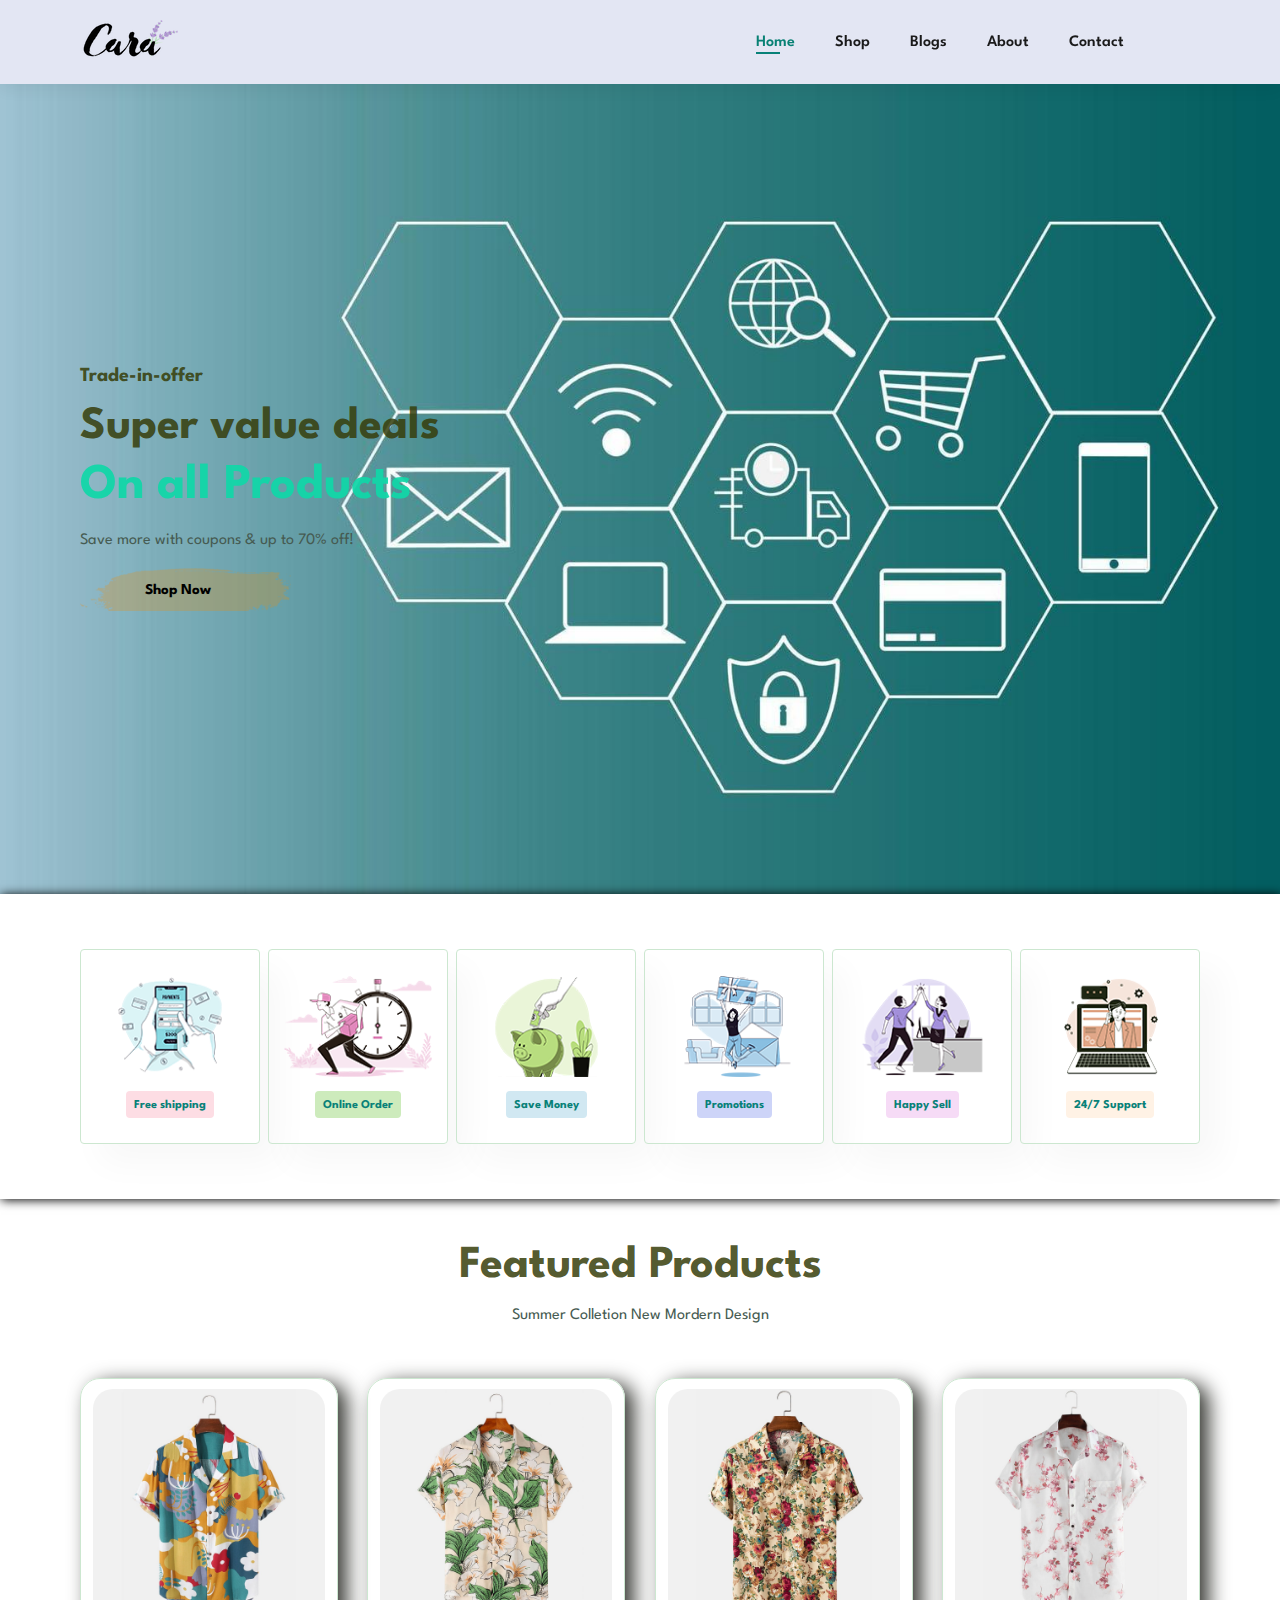
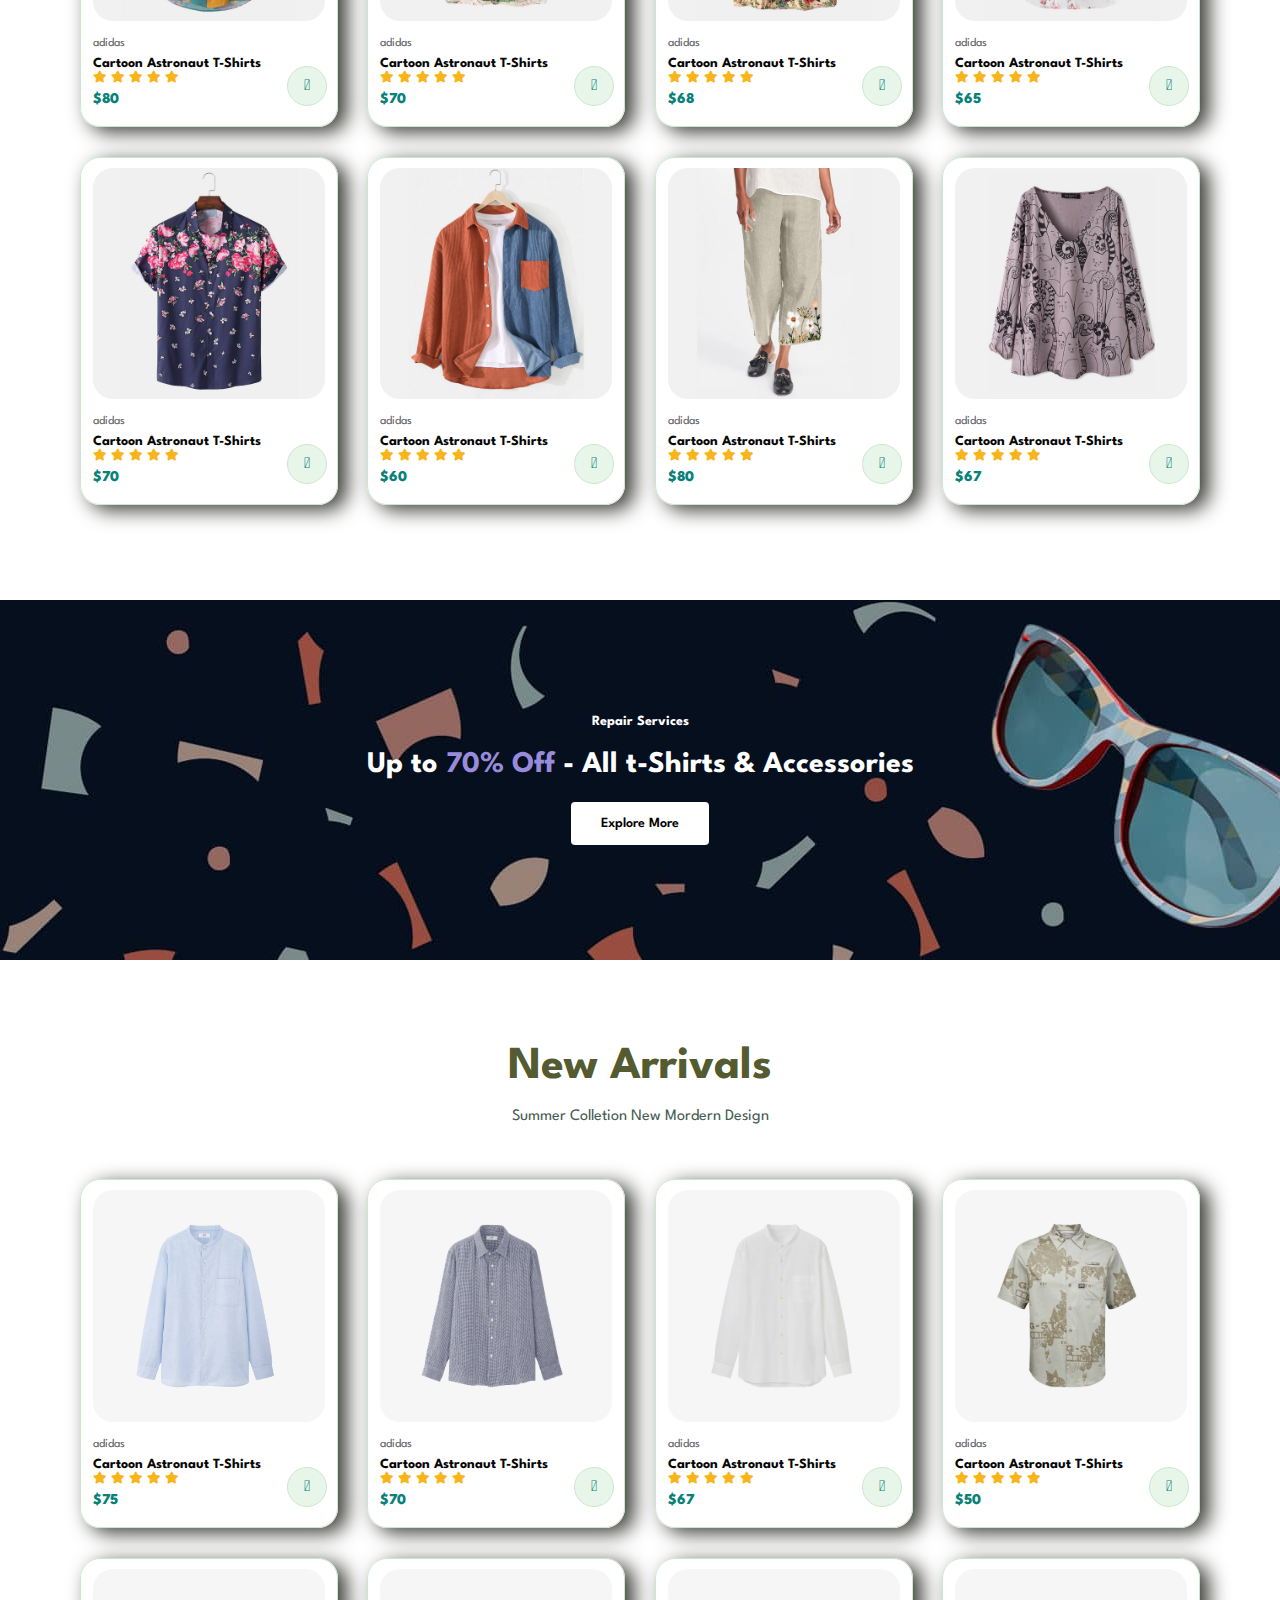
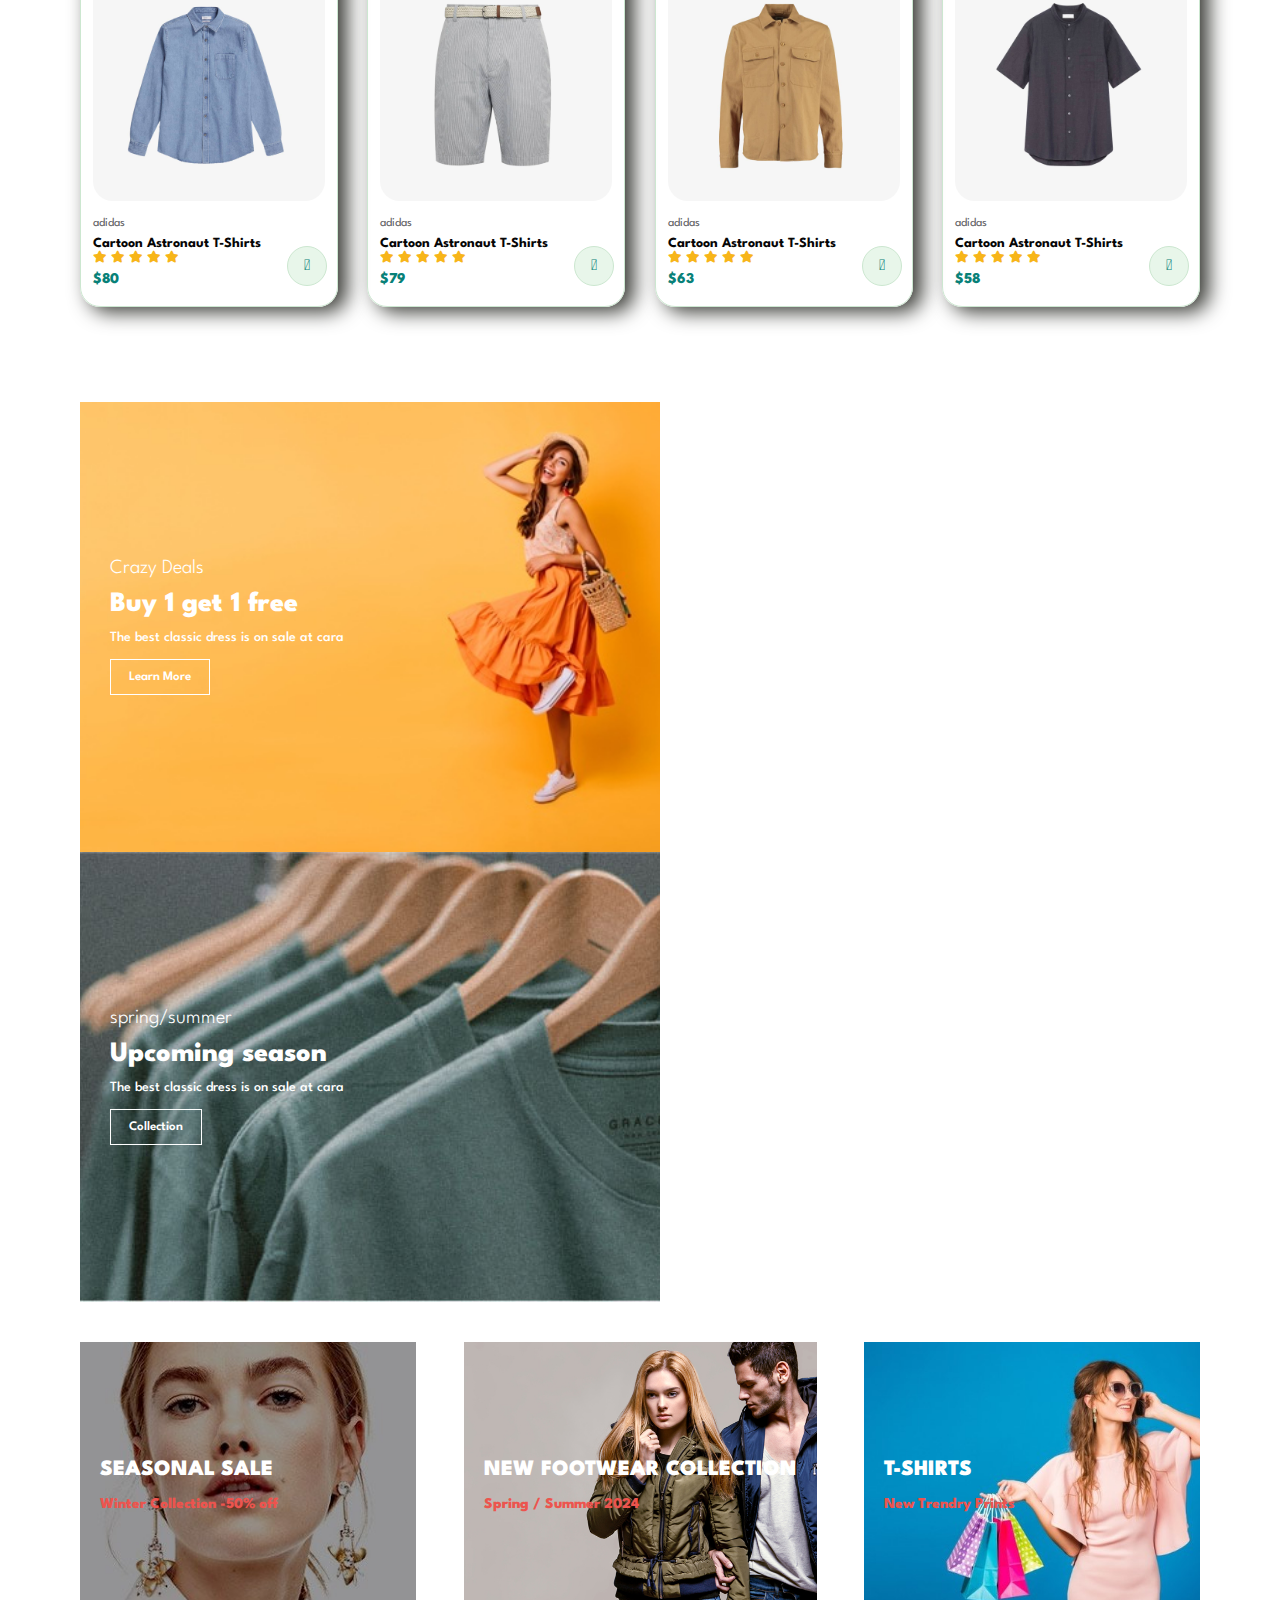
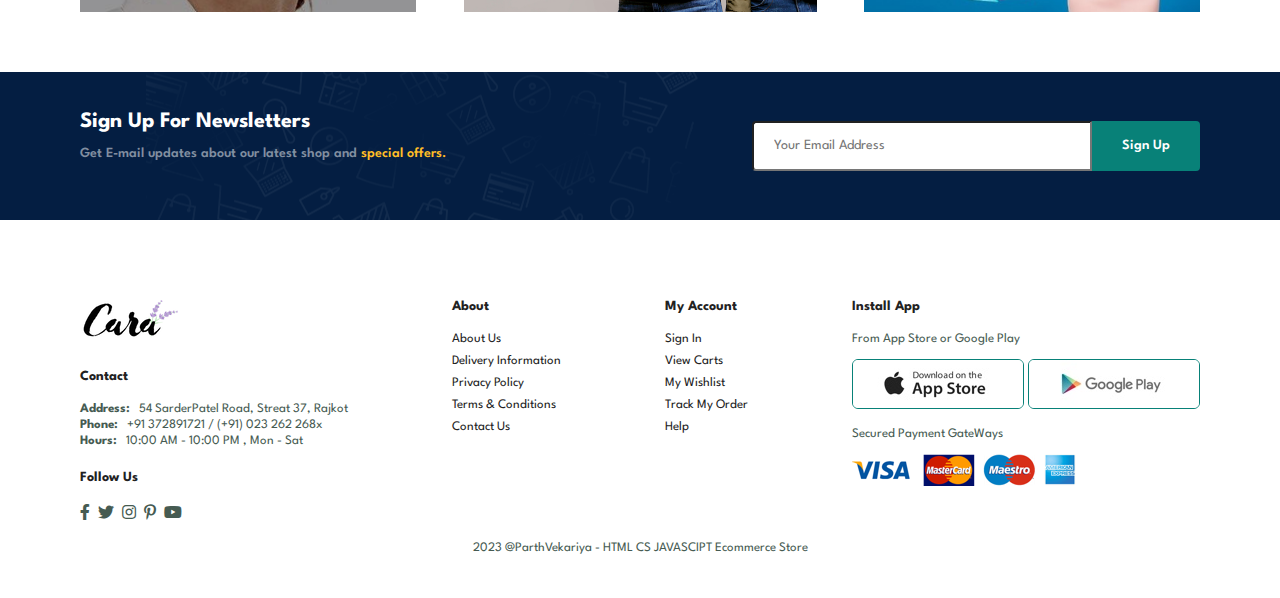
<file: index.html>
<!DOCTYPE html>
<html lang="en">
<head>
    <meta charset="UTF-8">
    <meta http-equiv="X-UA-Compatible" content="IE=edge">
    <meta name="viewport" content="width=device-width, initial-scale=1.0">
    <title>Ecommerce WebStore</title>
    <link rel="stylesheet" href="style.css">
    <link rel="stylesheet" href="https://pro.fontawesome.com/releases/v5.10.0/css/all.css" />
</head>
<body>
    
<!-- navbar start -->
    <section id="header">
        <a href="#"><img src="./img/logo.png" class="logo" alt=""></a>
        <div>
            <ul id="navbar">
                <li><a href="index.html" class="active">Home</a></li>
                <li><a href="shop.html">Shop</a></li>
                <li><a href="blog.html">Blogs</a></li>
                <li><a href="about.html">About</a></li>
                <li><a href="contact.html">Contact</a></li>
                <li id="lg-bag"><a href="cart.html"><i class="far fa-shopping-bag"></i></a></li>
                <a href="#" id="close"><i class="far fa-times"></i></a>
            </ul>
        </div>
        <div id="mobile">
            <a href="cart.html"><i class="far fa-shopping-bag"></i></a>
            <i id="bar" class="fas fa-outdent"></i>
        </div>
    </section>
<!-- navbar end -->

    <section id="hero">
        <h4>Trade-in-offer</h4>
        <h2>Super value deals</h2>
        <h1>On all Products</h1>
        <p>Save more with coupons & up to 70% off! </p>
        <button>Shop Now</button>
    </section>
    
    <section id="feature" class="section-p1">
        <div class="fe-box">
            <img src="img/features/f1.png" alt="">
            <h6>Free shipping</h6>
        </div>
        <div class="fe-box">
            <img src="img/features/f2.png" alt="">
            <h6>Online Order</h6>
        </div>
        <div class="fe-box">
            <img src="img/features/f3.png" alt="">
            <h6>Save Money</h6>
        </div>
        <div class="fe-box">
            <img src="img/features/f4.png" alt="">
            <h6>Promotions</h6>
        </div>
        <div class="fe-box">
            <img src="img/features/f5.png" alt="">
            <h6>Happy Sell</h6>
        </div>
        <div class="fe-box">
            <img src="img/features/f6.png" alt="">
            <h6>24/7 Support</h6>
        </div>
    </section>

<!--------------------------------Featured Products ------------------------------------>
    <section id="product1" class="section-p1">
        <h2>Featured Products</h2>
        <p>Summer Colletion New Mordern Design</p>
        <div class="pro-container">
            <div class="pro" onclick="window.location.href='sproduct1.html' ">
                <img src="img/products/f1.jpg" alt="">
                <div class="des">
                    <span>adidas</span>
                    <h5>Cartoon Astronaut T-Shirts</h5>
                    <div class="star">
                        <i class="fas fa-star"></i>
                        <i class="fas fa-star"></i>
                        <i class="fas fa-star"></i>
                        <i class="fas fa-star"></i>
                        <i class="fas fa-star"></i>
                    </div>
                    <h4>$80</h4>
                </div>
                <a href="#"><i class="fal fa-shopping-cart cart"></i></a>
            </div>
            <div class="pro" onclick="window.location.href='sproduct1.html' ">
                <img src="img/products/f2.jpg" alt="">
                <div class="des">
                    <span>adidas</span>
                    <h5>Cartoon Astronaut T-Shirts</h5>
                    <div class="star">
                        <i class="fas fa-star"></i>
                        <i class="fas fa-star"></i>
                        <i class="fas fa-star"></i>
                        <i class="fas fa-star"></i>
                        <i class="fas fa-star"></i>
                    </div>
                    <h4>$70</h4>
                </div>
                <a href="#"><i class="fal fa-shopping-cart cart"></i></a>
            </div>
            <div class="pro" onclick="window.location.href='sproduct1.html' ">
                <img src="img/products/f3.jpg" alt="">
                <div class="des">
                    <span>adidas</span>
                    <h5>Cartoon Astronaut T-Shirts</h5>
                    <div class="star">
                        <i class="fas fa-star"></i>
                        <i class="fas fa-star"></i>
                        <i class="fas fa-star"></i>
                        <i class="fas fa-star"></i>
                        <i class="fas fa-star"></i>
                    </div>
                    <h4>$68</h4>
                </div>
                <a href="#"><i class="fal fa-shopping-cart cart"></i></a>
            </div>
            <div class="pro" onclick="window.location.href='sproduct1.html' ">
                <img src="img/products/f4.jpg" alt="">
                <div class="des">
                    <span>adidas</span>
                    <h5>Cartoon Astronaut T-Shirts</h5>
                    <div class="star">
                        <i class="fas fa-star"></i>
                        <i class="fas fa-star"></i>
                        <i class="fas fa-star"></i>
                        <i class="fas fa-star"></i>
                        <i class="fas fa-star"></i>
                    </div>
                    <h4>$65</h4>
                </div>
                <a href="#"><i class="fal fa-shopping-cart cart"></i></a>
            </div>
            <div class="pro" onclick="window.location.href='sproduct2.html' ">
                <img src="img/products/f5.jpg" alt="">
                <div class="des">
                    <span>adidas</span>
                    <h5>Cartoon Astronaut T-Shirts</h5>
                    <div class="star">
                        <i class="fas fa-star"></i>
                        <i class="fas fa-star"></i>
                        <i class="fas fa-star"></i>
                        <i class="fas fa-star"></i>
                        <i class="fas fa-star"></i>
                    </div>
                    <h4>$70</h4>
                </div>
                <a href="#"><i class="fal fa-shopping-cart cart"></i></a>
            </div>
            <div class="pro" onclick="window.location.href='sproduct2.html' ">
                <img src="img/products/f6.jpg" alt="">
                <div class="des">
                    <span>adidas</span>
                    <h5>Cartoon Astronaut T-Shirts</h5>
                    <div class="star">
                        <i class="fas fa-star"></i>
                        <i class="fas fa-star"></i>
                        <i class="fas fa-star"></i>
                        <i class="fas fa-star"></i>
                        <i class="fas fa-star"></i>
                    </div>
                    <h4>$60</h4>
                </div>
                <a href="#"><i class="fal fa-shopping-cart cart"></i></a>
            </div>
            <div class="pro" onclick="window.location.href='sproduct2.html' ">
                <img src="img/products/f7.jpg" alt="">
                <div class="des">
                    <span>adidas</span>
                    <h5>Cartoon Astronaut T-Shirts</h5>
                    <div class="star">
                        <i class="fas fa-star"></i>
                        <i class="fas fa-star"></i>
                        <i class="fas fa-star"></i>
                        <i class="fas fa-star"></i>
                        <i class="fas fa-star"></i>
                    </div>
                    <h4>$80</h4>
                </div>
                <a href="#"><i class="fal fa-shopping-cart cart"></i></a>
            </div>
            <div class="pro" onclick="window.location.href='sproduct2.html' ">
                <img src="img/products/f8.jpg" alt="">
                <div class="des">
                    <span>adidas</span>
                    <h5>Cartoon Astronaut T-Shirts</h5>
                    <div class="star">
                        <i class="fas fa-star"></i>
                        <i class="fas fa-star"></i>
                        <i class="fas fa-star"></i>
                        <i class="fas fa-star"></i>
                        <i class="fas fa-star"></i>
                    </div>
                    <h4>$67</h4>
                </div>
                <a href="#"><i class="fal fa-shopping-cart cart"></i></a>
            </div>

        </div>
    </section>

    <section id="banner" class="section-m1">
        <h4>Repair Services</h4>
        <h2>Up to <span>70% Off</span> - All t-Shirts & Accessories</h2>
        <button class="normal">Explore More</button>
    </section>

<!-------------------------------------New Arrivals------------------------------->
    <section id="product1" class="section-p1">
        <h2>New Arrivals</h2>
        <p>Summer Colletion New Mordern Design</p>
        <div class="pro-container">
            <div class="pro" onclick="window.location.href='sproduct3.html' ">
                <img src="img/products/n1.jpg" alt="">
                <div class="des">
                    <span>adidas</span>
                    <h5>Cartoon Astronaut T-Shirts</h5>
                    <div class="star">
                        <i class="fas fa-star"></i>
                        <i class="fas fa-star"></i>
                        <i class="fas fa-star"></i>
                        <i class="fas fa-star"></i>
                        <i class="fas fa-star"></i>
                    </div>
                    <h4>$75</h4>
                </div>
                <a href="#"><i class="fal fa-shopping-cart cart"></i></a>
            </div>
            <div class="pro" onclick="window.location.href='sproduct3.html' ">
                <img src="img/products/n2.jpg" alt="">
                <div class="des">
                    <span>adidas</span>
                    <h5>Cartoon Astronaut T-Shirts</h5>
                    <div class="star">
                        <i class="fas fa-star"></i>
                        <i class="fas fa-star"></i>
                        <i class="fas fa-star"></i>
                        <i class="fas fa-star"></i>
                        <i class="fas fa-star"></i>
                    </div>
                    <h4>$70</h4>
                </div>
                <a href="#"><i class="fal fa-shopping-cart cart"></i></a>
            </div>
            <div class="pro" onclick="window.location.href='sproduct3.html' ">
                <img src="img/products/n3.jpg" alt="">
                <div class="des">
                    <span>adidas</span>
                    <h5>Cartoon Astronaut T-Shirts</h5>
                    <div class="star">
                        <i class="fas fa-star"></i>
                        <i class="fas fa-star"></i>
                        <i class="fas fa-star"></i>
                        <i class="fas fa-star"></i>
                        <i class="fas fa-star"></i>
                    </div>
                    <h4>$67</h4>
                </div>
                <a href="#"><i class="fal fa-shopping-cart cart"></i></a>
            </div>
            <div class="pro" onclick="window.location.href='sproduct3.html' ">
                <img src="img/products/n4.jpg" alt="">
                <div class="des">
                    <span>adidas</span>
                    <h5>Cartoon Astronaut T-Shirts</h5>
                    <div class="star">
                        <i class="fas fa-star"></i>
                        <i class="fas fa-star"></i>
                        <i class="fas fa-star"></i>
                        <i class="fas fa-star"></i>
                        <i class="fas fa-star"></i>
                    </div>
                    <h4>$50</h4>
                </div>
                <a href="#"><i class="fal fa-shopping-cart cart"></i></a>
            </div>
            <div class="pro" onclick="window.location.href='sproduct4.html' ">
                <img src="img/products/n5.jpg" alt="">
                <div class="des">
                    <span>adidas</span>
                    <h5>Cartoon Astronaut T-Shirts</h5>
                    <div class="star">
                        <i class="fas fa-star"></i>
                        <i class="fas fa-star"></i>
                        <i class="fas fa-star"></i>
                        <i class="fas fa-star"></i>
                        <i class="fas fa-star"></i>
                    </div>
                    <h4>$80</h4>
                </div>
                <a href="#"><i class="fal fa-shopping-cart cart"></i></a>
            </div>
            <div class="pro" onclick="window.location.href='sproduct4.html' ">
                <img src="img/products/n6.jpg" alt="">
                <div class="des">
                    <span>adidas</span>
                    <h5>Cartoon Astronaut T-Shirts</h5>
                    <div class="star">
                        <i class="fas fa-star"></i>
                        <i class="fas fa-star"></i>
                        <i class="fas fa-star"></i>
                        <i class="fas fa-star"></i>
                        <i class="fas fa-star"></i>
                    </div>
                    <h4>$79</h4>
                </div>
                <a href="#"><i class="fal fa-shopping-cart cart"></i></a>
            </div>
            <div class="pro" onclick="window.location.href='sproduct4.html' ">
                <img src="img/products/n7.jpg" alt="">
                <div class="des">
                    <span>adidas</span>
                    <h5>Cartoon Astronaut T-Shirts</h5>
                    <div class="star">
                        <i class="fas fa-star"></i>
                        <i class="fas fa-star"></i>
                        <i class="fas fa-star"></i>
                        <i class="fas fa-star"></i>
                        <i class="fas fa-star"></i>
                    </div>
                    <h4>$63</h4>
                </div>
                <a href="#"><i class="fal fa-shopping-cart cart"></i></a>
            </div>
            <div class="pro" onclick="window.location.href='sproduct4.html' ">
                <img src="img/products/n8.jpg" alt="">
                <div class="des">
                    <span>adidas</span>
                    <h5>Cartoon Astronaut T-Shirts</h5>
                    <div class="star">
                        <i class="fas fa-star"></i>
                        <i class="fas fa-star"></i>
                        <i class="fas fa-star"></i>
                        <i class="fas fa-star"></i>
                        <i class="fas fa-star"></i>
                    </div>
                    <h4>$58</h4>
                </div>
                <a href="#"><i class="fal fa-shopping-cart cart"></i></a>
            </div>

        </div>
    </section>

    <section id="sm-banner" class="section-p1">
        <div class="banner-box">
            <h4>Crazy Deals</h4>
            <h2>Buy 1 get 1 free</h2>
            <span>The best classic dress is on sale at cara</span>
            <button class="white">Learn More</button>
        </div>
        <div class="banner-box banner-box2">
            <h4>spring/summer</h4>
            <h2>Upcoming season</h2>
            <span>The best classic dress is on sale at cara</span>
            <button class="white">Collection</button>
        </div>
    </section>

    <section id="banner3">
        <div class="banner-box">
            <h2>SEASONAL SALE</h2>
            <h3>Winter Collection -50% off</h3>
        </div>
        <div class="banner-box banner-box2">
            <h2>NEW FOOTWEAR COLLECTION</h2>
            <h3>Spring / Summer 2024</h3>
        </div>
        <div class="banner-box banner-box3">
            <h2>T-SHIRTS</h2>
            <h3>New Trendry Prints</h3>
        </div>
    </section>

    <section id="newsletter" class="section-p1 section-m1">
        <div class="newstext">
            <h4>Sign Up For Newsletters</h4>
            <p>Get E-mail updates about our latest shop and <span>special offers.</span></p>
        </div>
        <div class="form">
            <input type="text" placeholder="Your Email Address">
            <button class="normal">Sign Up</button>
        </div>
    </section>

    <footer class="section-p1">
        <div class="col">
            <img class="logo" src="img/logo.png" alt="">
            <h4>Contact</h4>
            <p><strong>Address: </strong>&nbsp; 54 SarderPatel Road, Streat 37, Rajkot</p>
            <p><strong>Phone: </strong>&nbsp; +91 372891721 / (+91) 023 262 268x</p>
            <p><strong>Hours: </strong>&nbsp; 10:00 AM - 10:00 PM , Mon - Sat</p>
            <div class="follow">
                <h4>Follow Us</h4>
                <div class="icon">
                    <i class="fab fa-facebook-f"></i>
                    <i class="fab fa-twitter"></i>
                    <i class="fab fa-instagram"></i>
                    <i class="fab fa-pinterest-p"></i>
                    <i class="fab fa-youtube"></i>
                </div>
            </div>
        </div>
        <div class="col">
            <h4>About</h4>
            <a href="#">About Us</a>
            <a href="#">Delivery Information</a>
            <a href="#">Privacy Policy</a>
            <a href="#">Terms & Conditions</a>
            <a href="#">Contact Us</a>
        </div>
        <div class="col">
            <h4>My Account</h4>
            <a href="#">Sign In</a>
            <a href="#">View Carts</a>
            <a href="#">My Wishlist</a>
            <a href="#">Track My Order</a>
            <a href="#">Help</a>
        </div>
        <div class="col install">
            <h4>Install App</h4>
            <p>From App Store or Google Play</p>
            <div class="row">
                <img src="img/pay/app.jpg" alt="">
                <img src="img/pay/play.jpg" alt="">
            </div>
            <p>Secured Payment GateWays</p>
            <img src="img/pay/pay.png" alt="">
        </div>
        <div class="copyrite">
            <p>2023 @ParthVekariya - HTML CS JAVASCIPT Ecommerce Store</p>
        </div>
    </footer>

    <script src="script.js"></script>
</body>
</html>
</file>
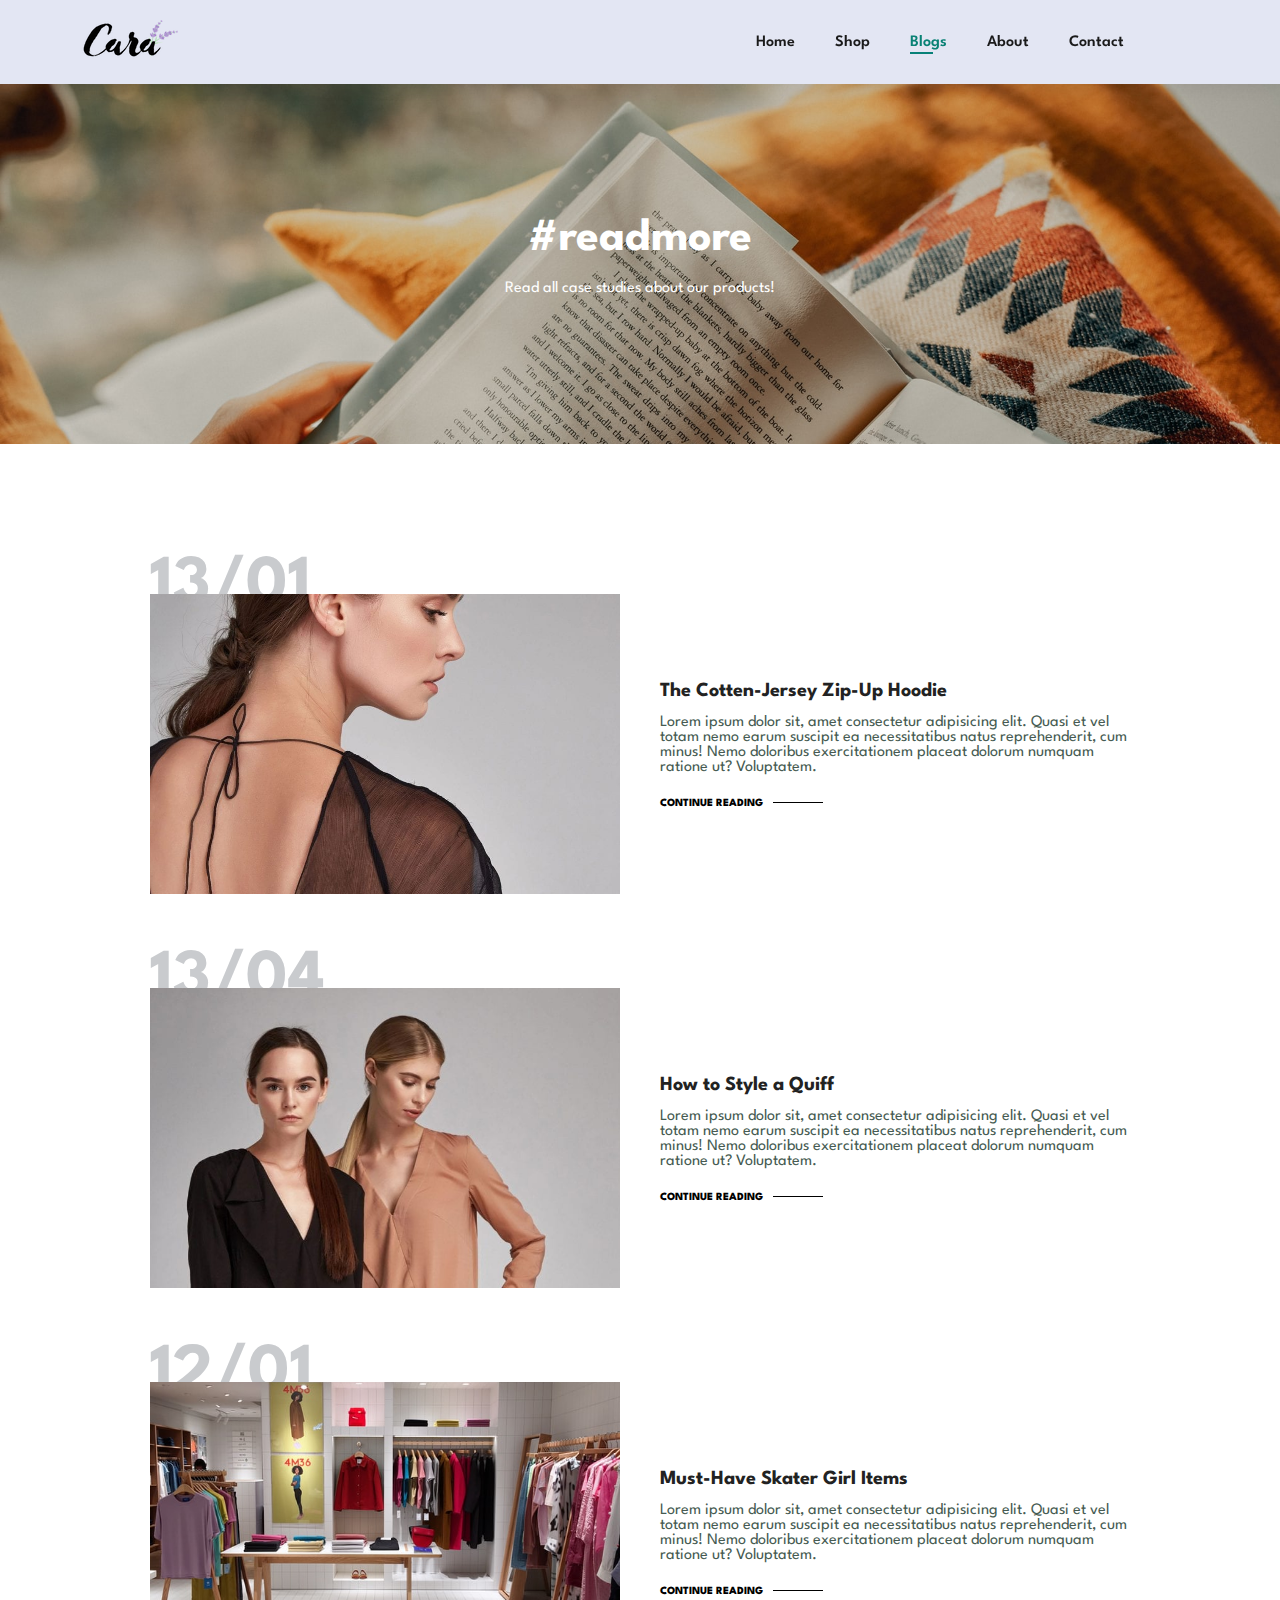
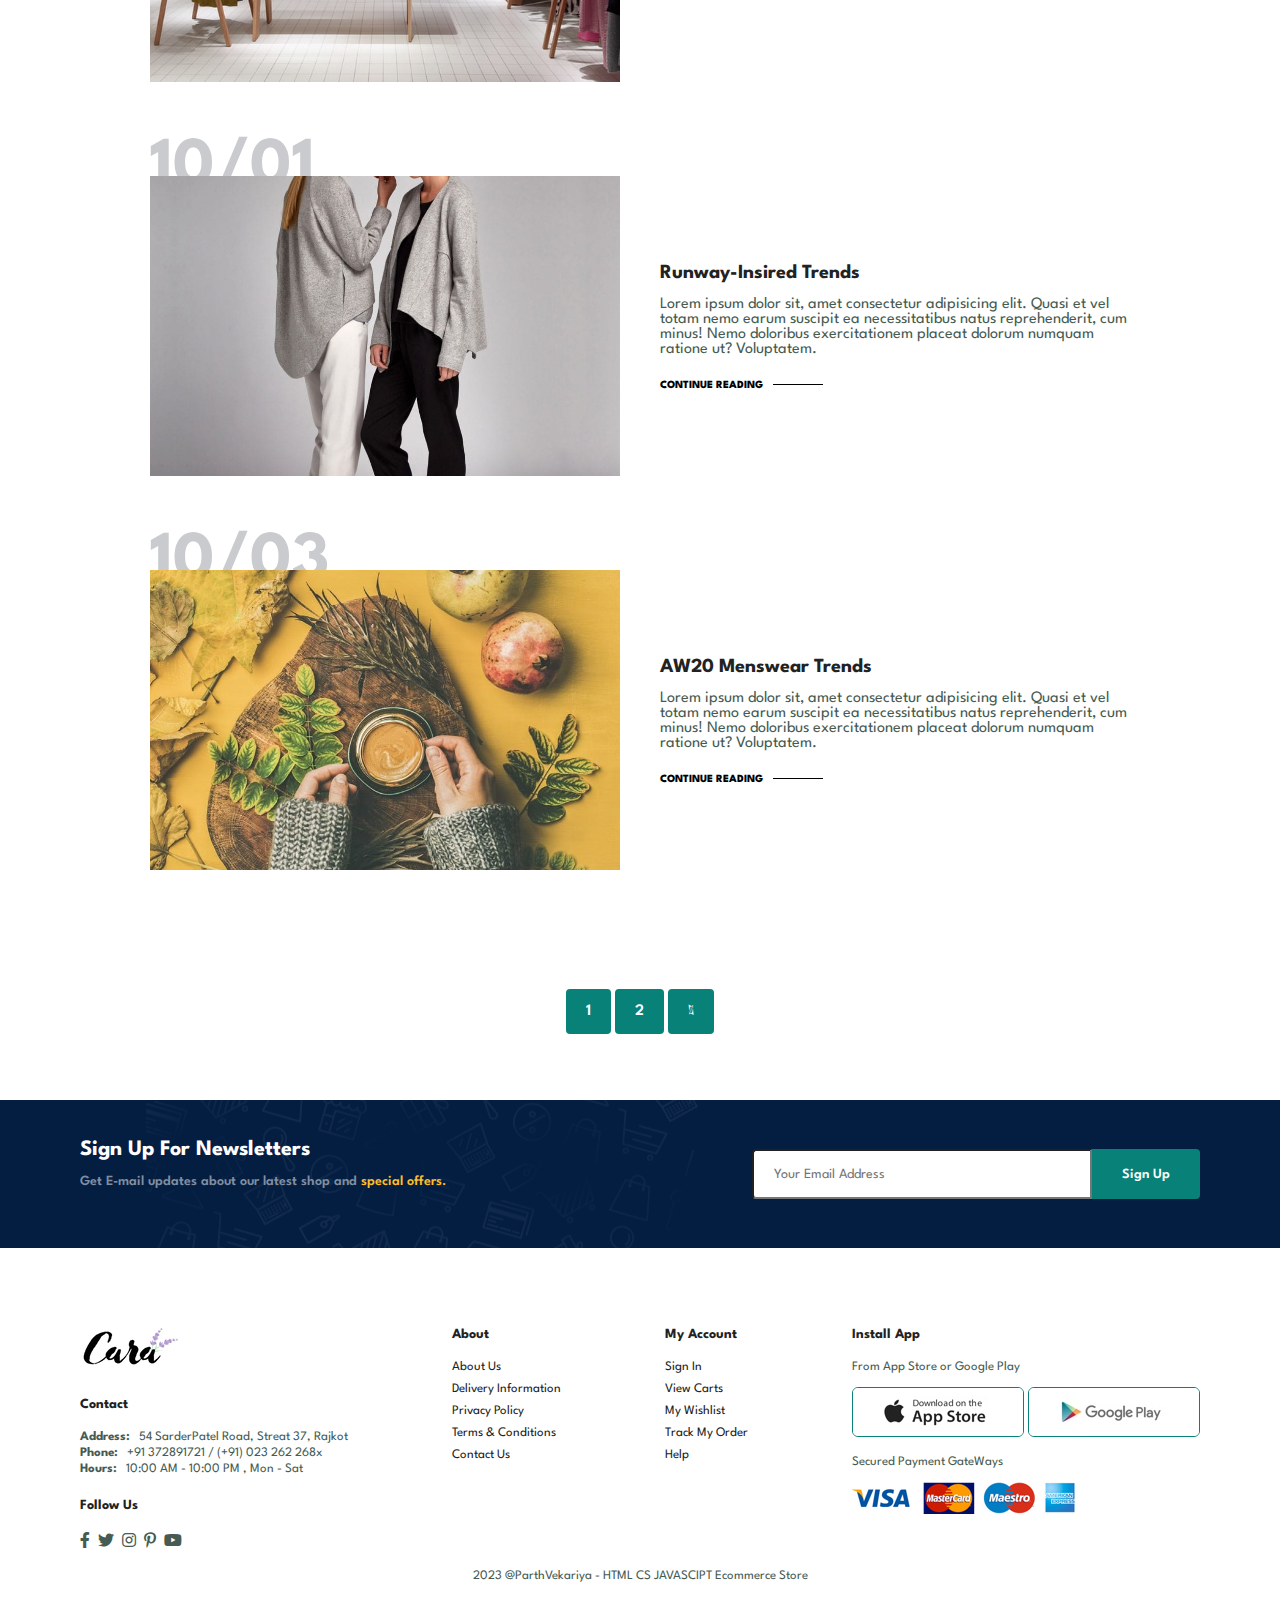
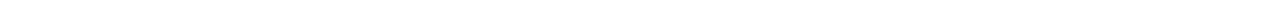
<file: blog.html>
<!DOCTYPE html>
<html lang="en">
<head>
    <meta charset="UTF-8">
    <meta http-equiv="X-UA-Compatible" content="IE=edge">
    <meta name="viewport" content="width=device-width, initial-scale=1.0">
    <title>Ecommerce WebStore</title>
    <link rel="stylesheet" href="style.css">
    <link rel="stylesheet" href="https://pro.fontawesome.com/releases/v5.10.0/css/all.css" />
</head>
<body>
    
<!-- navbar start -->
    <section id="header">
        <a href="#"><img src="./img/logo.png" class="logo" alt=""></a>
        <div>
            <ul id="navbar">
                <li><a href="index.html">Home</a></li>
                <li><a href="shop.html">Shop</a></li>
                <li><a href="blog.html" class="active">Blogs</a></li>
                <li><a href="about.html">About</a></li>
                <li><a href="contact.html">Contact</a></li>
                <li id="lg-bag"><a href="cart.html"><i class="far fa-shopping-bag"></i></a></li>
                <a href="#" id="close"><i class="far fa-times"></i></a>
            </ul>
        </div>
        <div id="mobile">
            <a href="cart.html"><i class="far fa-shopping-bag"></i></a>
            <i id="bar" class="fas fa-outdent"></i>
        </div>
    </section>
<!-- navbar end -->

    <section id="page-header" class="blog-header">
        <h2>#readmore</h2>
        <p>Read all case studies about our products! </p>
    </section>

    <section id="blog">
        <div class="blog-box">
            <div class="blog-img">
                <img src="img/blog/b1.jpg" alt="">
            </div>
            <div class="blog-detail">
                <h4>The Cotten-Jersey Zip-Up Hoodie</h4>
                <p>Lorem ipsum dolor sit, amet consectetur adipisicing elit. Quasi et vel totam nemo earum suscipit ea necessitatibus natus reprehenderit, cum minus! Nemo doloribus exercitationem placeat dolorum numquam ratione ut? Voluptatem.</p>
                <a href="#">CONTINUE READING</a>
            </div>
            <h1>13/01</h1>
        </div>
        <div class="blog-box">
            <div class="blog-img">
                <img src="img/blog/b2.jpg" alt="">
            </div>
            <div class="blog-detail">
                <h4>How to Style a Quiff</h4>
                <p>Lorem ipsum dolor sit, amet consectetur adipisicing elit. Quasi et vel totam nemo earum suscipit ea necessitatibus natus reprehenderit, cum minus! Nemo doloribus exercitationem placeat dolorum numquam ratione ut? Voluptatem.</p>
                <a href="#">CONTINUE READING</a>
            </div>
            <h1>13/04</h1>
        </div>
        <div class="blog-box">
            <div class="blog-img">
                <img src="img/blog/b3.jpg" alt="">
            </div>
            <div class="blog-detail">
                <h4>Must-Have Skater Girl Items</h4>
                <p>Lorem ipsum dolor sit, amet consectetur adipisicing elit. Quasi et vel totam nemo earum suscipit ea necessitatibus natus reprehenderit, cum minus! Nemo doloribus exercitationem placeat dolorum numquam ratione ut? Voluptatem.</p>
                <a href="#">CONTINUE READING</a>
            </div>
            <h1>12/01</h1>
        </div>
        <div class="blog-box">
            <div class="blog-img">
                <img src="img/blog/b4.jpg" alt="">
            </div>
            <div class="blog-detail">
                <h4>Runway-Insired Trends</h4>
                <p>Lorem ipsum dolor sit, amet consectetur adipisicing elit. Quasi et vel totam nemo earum suscipit ea necessitatibus natus reprehenderit, cum minus! Nemo doloribus exercitationem placeat dolorum numquam ratione ut? Voluptatem.</p>
                <a href="#">CONTINUE READING</a>
            </div>
            <h1>10/01</h1>
        </div>
        <div class="blog-box">
            <div class="blog-img">
                <img src="img/blog/b6.jpg" alt="">
            </div>
            <div class="blog-detail">
                <h4>AW20 Menswear Trends</h4>
                <p>Lorem ipsum dolor sit, amet consectetur adipisicing elit. Quasi et vel totam nemo earum suscipit ea necessitatibus natus reprehenderit, cum minus! Nemo doloribus exercitationem placeat dolorum numquam ratione ut? Voluptatem.</p>
                <a href="#">CONTINUE READING</a>
            </div>
            <h1>10/03</h1>
        </div>
    </section>

    <section id="pagination" class="section-p1">
        <a href="#">1</a>
        <a href="#">2</a>
        <a href="#"><i class="fal fa-long-arrow-alt-right"></i></a>
    </section>

    <section id="newsletter" class="section-p1 section-m1">
        <div class="newstext">
            <h4>Sign Up For Newsletters</h4>
            <p>Get E-mail updates about our latest shop and <span>special offers.</span></p>
        </div>
        <div class="form">
            <input type="text" placeholder="Your Email Address">
            <button class="normal">Sign Up</button>
        </div>
    </section>

    <footer class="section-p1">
        <div class="col">
            <img class="logo" src="img/logo.png" alt="">
            <h4>Contact</h4>
            <p><strong>Address: </strong>&nbsp; 54 SarderPatel Road, Streat 37, Rajkot</p>
            <p><strong>Phone: </strong>&nbsp; +91 372891721 / (+91) 023 262 268x</p>
            <p><strong>Hours: </strong>&nbsp; 10:00 AM - 10:00 PM , Mon - Sat</p>
            <div class="follow">
                <h4>Follow Us</h4>
                <div class="icon">
                    <i class="fab fa-facebook-f"></i>
                    <i class="fab fa-twitter"></i>
                    <i class="fab fa-instagram"></i>
                    <i class="fab fa-pinterest-p"></i>
                    <i class="fab fa-youtube"></i>
                </div>
            </div>
        </div>
        <div class="col">
            <h4>About</h4>
            <a href="#">About Us</a>
            <a href="#">Delivery Information</a>
            <a href="#">Privacy Policy</a>
            <a href="#">Terms & Conditions</a>
            <a href="#">Contact Us</a>
        </div>
        <div class="col">
            <h4>My Account</h4>
            <a href="#">Sign In</a>
            <a href="#">View Carts</a>
            <a href="#">My Wishlist</a>
            <a href="#">Track My Order</a>
            <a href="#">Help</a>
        </div>
        <div class="col install">
            <h4>Install App</h4>
            <p>From App Store or Google Play</p>
            <div class="row">
                <img src="img/pay/app.jpg" alt="">
                <img src="img/pay/play.jpg" alt="">
            </div>
            <p>Secured Payment GateWays</p>
            <img src="img/pay/pay.png" alt="">
        </div>
        <div class="copyrite">
            <p>2023 @ParthVekariya - HTML CS JAVASCIPT Ecommerce Store</p>
        </div>
    </footer>

    <script src="script.js"></script>
</body>
</html>
</file>
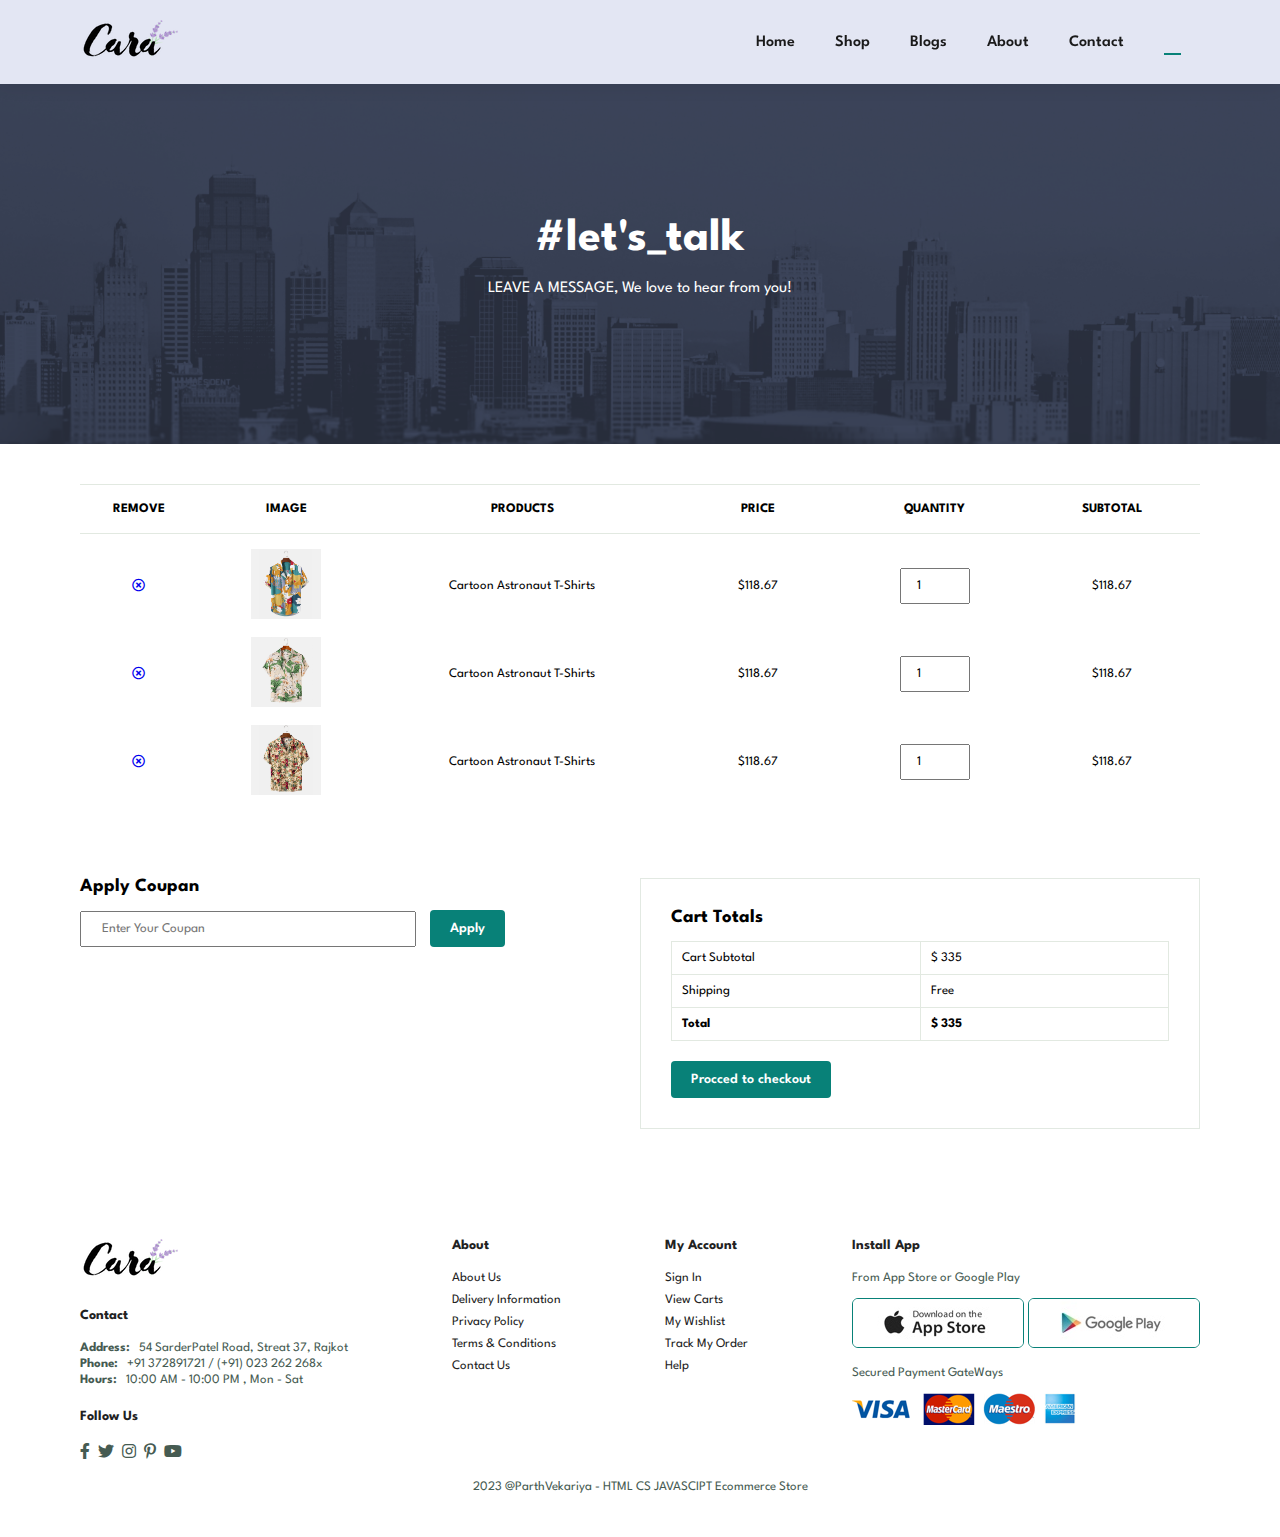
<file: cart.html>
<!DOCTYPE html>
<html lang="en">
<head>
    <meta charset="UTF-8">
    <meta http-equiv="X-UA-Compatible" content="IE=edge">
    <meta name="viewport" content="width=device-width, initial-scale=1.0">
    <title>Ecommerce WebStore</title>
    <link rel="stylesheet" href="style.css">
    <link rel="stylesheet" href="https://pro.fontawesome.com/releases/v5.10.0/css/all.css" />
</head>
<body>
    
<!-- navbar start -->
    <section id="header">
        <a href="#"><img src="./img/logo.png" class="logo" alt=""></a>
        <div>
            <ul id="navbar">
                <li><a href="index.html">Home</a></li>
                <li><a href="shop.html">Shop</a></li>
                <li><a href="blog.html">Blogs</a></li>
                <li><a href="about.html">About</a></li>
                <li><a href="contact.html">Contact</a></li>
                <li id="lg-bag"><a href="cart.html" class="active"><i class="far fa-shopping-bag"></i></a></li>
                <a href="#" id="close"><i class="far fa-times"></i></a>
            </ul>
        </div>
        <div id="mobile">
            <a href="cart.html"><i class="far fa-shopping-bag"></i></a>
            <i id="bar" class="fas fa-outdent"></i>
        </div>
    </section>
<!-- navbar end -->

    <section id="page-header" class="about-header">
        <h2>#let's_talk</h2>
        <p>LEAVE A MESSAGE, We love to hear from you! </p>
    </section>

    <section id="cart" class="section-p1">
        <table wisth="100%">
            <thead>
                <tr>
                    <td>Remove</td>
                    <td>Image</td>
                    <td>Products</td>
                    <td>Price</td>
                    <td>Quantity</td>
                    <td>Subtotal</td>
                </tr>
            </thead>
            <tbody>
                <tr>
                    <td><a href="#"><i class="far fa-times-circle"></i></a></td>
                    <td><img src="img/products/f1.jpg" alt=""></td>
                    <td>Cartoon Astronaut T-Shirts</td>
                    <td>$118.67</td>
                    <td><input type="number" value="1" placeholder="1"></td>
                    <td>$118.67</td>
                </tr>
                <tr>
                    <td><a href="#"><i class="far fa-times-circle"></i></a></td>
                    <td><img src="img/products/f2.jpg" alt=""></td>
                    <td>Cartoon Astronaut T-Shirts</td>
                    <td>$118.67</td>
                    <td><input type="number" value="1" placeholder="1"></td>
                    <td>$118.67</td>
                </tr>
                <tr>
                    <td><a href="#"><i class="far fa-times-circle"></i></a></td>
                    <td><img src="img/products/f3.jpg" alt=""></td>
                    <td>Cartoon Astronaut T-Shirts</td>
                    <td>$118.67</td>
                    <td><input type="number" value="1" placeholder="1"></td>
                    <td>$118.67</td>
                </tr>
            </tbody>
        </table>
    </section>

    <section id="cart-add" class="section-p1">
        <div id="coupan">
            <h3>Apply Coupan</h3>
            <div>
                <input type="text" placeholder="Enter Your Coupan">
                <button class="normal">Apply</button>
            </div>
        </div>
        <div id="subtotal">
            <h3>Cart Totals</h3>
            <table>
                <tr>
                    <td>Cart Subtotal</td>
                    <td>$ 335</td>
                </tr>
                <tr>
                    <td>Shipping</td>
                    <td>Free</td>
                </tr>
                <tr>
                    <td><strong>Total</strong></td>
                    <td><strong>$ 335</strong></td>
                </tr>
            </table>
            <button class="normal">Procced to checkout</button>
        </div>
    </section>

    <footer class="section-p1">
        <div class="col">
            <img class="logo" src="img/logo.png" alt="">
            <h4>Contact</h4>
            <p><strong>Address: </strong>&nbsp; 54 SarderPatel Road, Streat 37, Rajkot</p>
            <p><strong>Phone: </strong>&nbsp; +91 372891721 / (+91) 023 262 268x</p>
            <p><strong>Hours: </strong>&nbsp; 10:00 AM - 10:00 PM , Mon - Sat</p>
            <div class="follow">
                <h4>Follow Us</h4>
                <div class="icon">
                    <i class="fab fa-facebook-f"></i>
                    <i class="fab fa-twitter"></i>
                    <i class="fab fa-instagram"></i>
                    <i class="fab fa-pinterest-p"></i>
                    <i class="fab fa-youtube"></i>
                </div>
            </div>
        </div>
        <div class="col">
            <h4>About</h4>
            <a href="#">About Us</a>
            <a href="#">Delivery Information</a>
            <a href="#">Privacy Policy</a>
            <a href="#">Terms & Conditions</a>
            <a href="#">Contact Us</a>
        </div>
        <div class="col">
            <h4>My Account</h4>
            <a href="#">Sign In</a>
            <a href="#">View Carts</a>
            <a href="#">My Wishlist</a>
            <a href="#">Track My Order</a>
            <a href="#">Help</a>
        </div>
        <div class="col install">
            <h4>Install App</h4>
            <p>From App Store or Google Play</p>
            <div class="row">
                <img src="img/pay/app.jpg" alt="">
                <img src="img/pay/play.jpg" alt="">
            </div>
            <p>Secured Payment GateWays</p>
            <img src="img/pay/pay.png" alt="">
        </div>
        <div class="copyrite">
            <p>2023 @ParthVekariya - HTML CS JAVASCIPT Ecommerce Store</p>
        </div>
    </footer>

    <script src="script.js"></script>
</body>
</html>
</file>
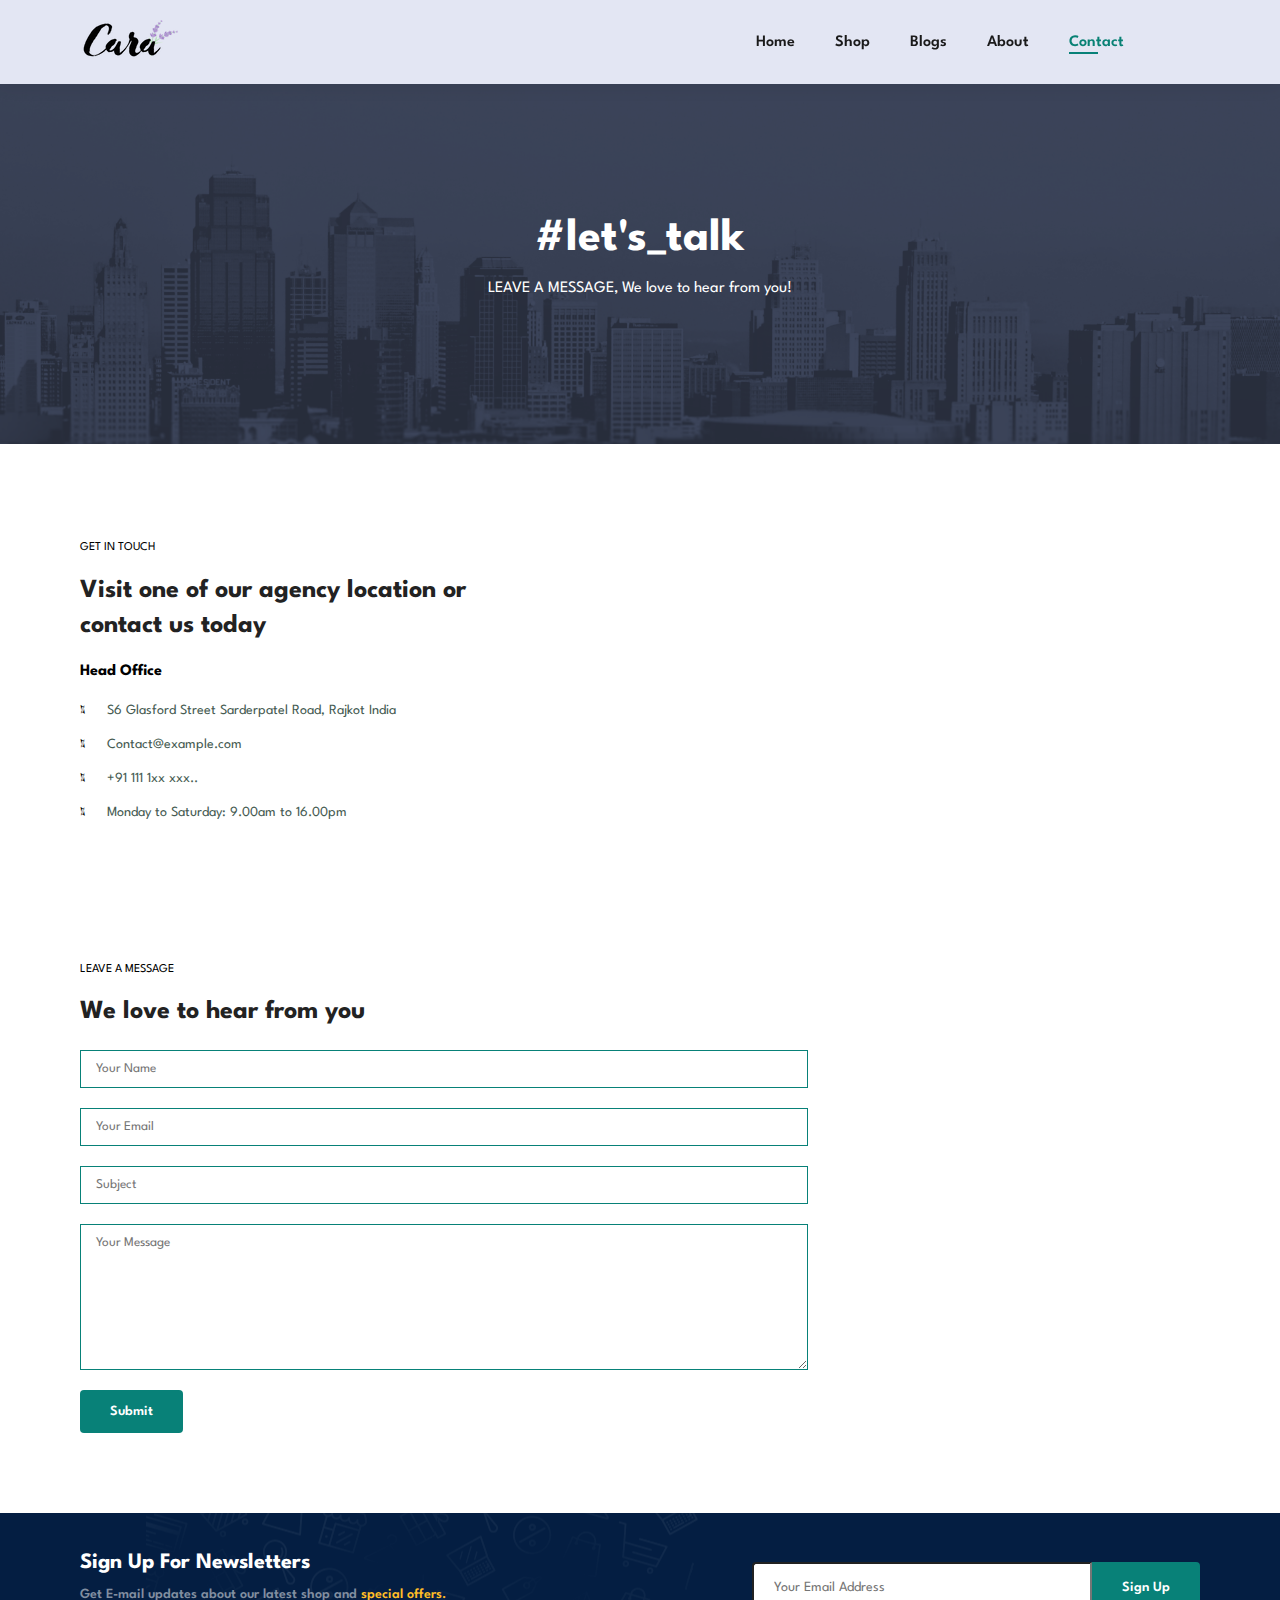
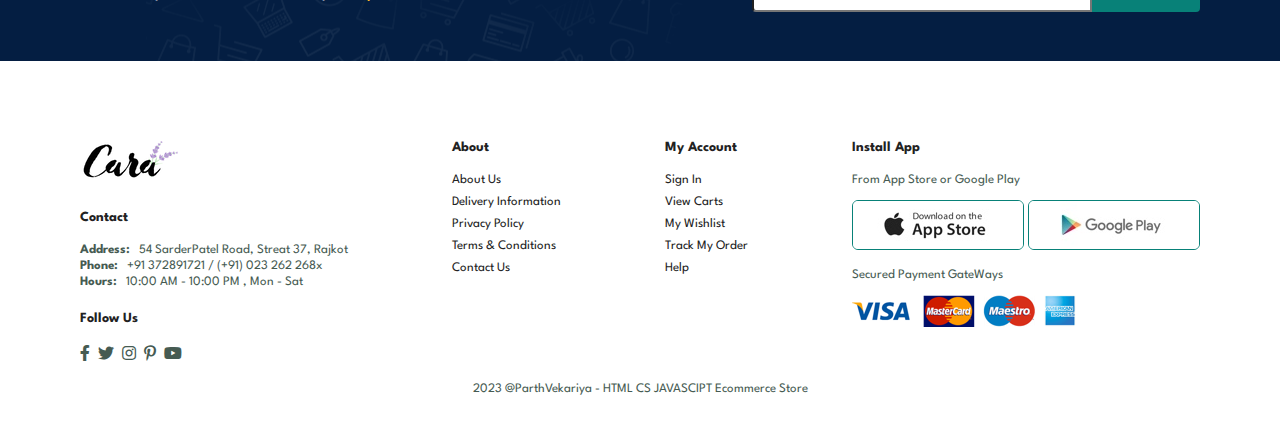
<file: contact.html>
<!DOCTYPE html>
<html lang="en">
<head>
    <meta charset="UTF-8">
    <meta http-equiv="X-UA-Compatible" content="IE=edge">
    <meta name="viewport" content="width=device-width, initial-scale=1.0">
    <title>Ecommerce WebStore</title>
    <link rel="stylesheet" href="style.css">
    <link rel="stylesheet" href="https://pro.fontawesome.com/releases/v5.10.0/css/all.css" />
</head>
<body>
    
<!-- navbar start -->
    <section id="header">
        <a href="#"><img src="./img/logo.png" class="logo" alt=""></a>
        <div>
            <ul id="navbar">
                <li><a href="index.html">Home</a></li>
                <li><a href="shop.html">Shop</a></li>
                <li><a href="blog.html">Blogs</a></li>
                <li><a href="about.html">About</a></li>
                <li><a href="contact.html" class="active">Contact</a></li>
                <li id="lg-bag"><a href="cart.html"><i class="far fa-shopping-bag"></i></a></li>
                <a href="#" id="close"><i class="far fa-times"></i></a>
            </ul>
        </div>
        <div id="mobile">
            <a href="cart.html"><i class="far fa-shopping-bag"></i></a>
            <i id="bar" class="fas fa-outdent"></i>
        </div>
    </section>
<!-- navbar end -->

    <section id="page-header" class="about-header">
        <h2>#let's_talk</h2>
        <p>LEAVE A MESSAGE, We love to hear from you! </p>
    </section>

    <section id="contact-detail" class="section-p1">
        <div class="detail">
            <span>GET IN TOUCH</span>
            <h2>Visit one of our agency location or contact us today</h2>
            <h3>Head Office</h3>
            <div>
                <li>
                    <i class="fal fa-map"></i>
                    <p>S6 Glasford Street Sarderpatel Road, Rajkot India</p>
                </li>
                <li>
                    <i class="fal fa-envelope"></i>
                    <p>Contact@example.com</p>
                </li>
                <li>
                    <i class="fal fa-phone-alt"></i>
                    <p>+91 111 1xx xxx..</p>
                </li>
                <li>
                    <i class="fal fa-clock"></i>
                    <p>Monday to Saturday: 9.00am to 16.00pm</p>
                </li>
            </div>
        </div>
        <div class="map">
            <iframe src="https://www.google.com/maps/embed?pb=!1m18!1m12!1m3!1d3692.103899715349!2d70.7652209744711!3d22.2740537438478!2m3!1f0!2f0!3f0!3m2!1i1024!2i768!4f13.1!3m3!1m2!1s0x3959ca495e3a5d31%3A0xc49edd3e9955bed2!2sSardar%20Patel%20Rd%2C%20Nana%20Mava%2C%20Rajkot%2C%20Gujarat%20360005!5e0!3m2!1sen!2sin!4v1684066929001!5m2!1sen!2sin" width="600" height="450" style="border:0;" allowfullscreen="" loading="lazy" referrerpolicy="no-referrer-when-downgrade"></iframe>
        </div>
    </section>

    <section id="form-detail" class="section-p1">
        <form action="">
            <span>LEAVE A MESSAGE</span>
            <h2>We love to hear from you</h2>
            <input type="text" placeholder="Your Name">
            <input type="email" placeholder="Your Email">
            <input type="text" placeholder="Subject">
            <textarea name="" id="" cols="30" rows="10" placeholder="Your Message"></textarea>
            <button class="normal">Submit</button>
        </form>
    </section>

    <section id="newsletter" class="section-p1 section-m1">
        <div class="newstext">
            <h4>Sign Up For Newsletters</h4>
            <p>Get E-mail updates about our latest shop and <span>special offers.</span></p>
        </div>
        <div class="form">
            <input type="text" placeholder="Your Email Address">
            <button class="normal">Sign Up</button>
        </div>
    </section>

    <footer class="section-p1">
        <div class="col">
            <img class="logo" src="img/logo.png" alt="">
            <h4>Contact</h4>
            <p><strong>Address: </strong>&nbsp; 54 SarderPatel Road, Streat 37, Rajkot</p>
            <p><strong>Phone: </strong>&nbsp; +91 372891721 / (+91) 023 262 268x</p>
            <p><strong>Hours: </strong>&nbsp; 10:00 AM - 10:00 PM , Mon - Sat</p>
            <div class="follow">
                <h4>Follow Us</h4>
                <div class="icon">
                    <i class="fab fa-facebook-f"></i>
                    <i class="fab fa-twitter"></i>
                    <i class="fab fa-instagram"></i>
                    <i class="fab fa-pinterest-p"></i>
                    <i class="fab fa-youtube"></i>
                </div>
            </div>
        </div>
        <div class="col">
            <h4>About</h4>
            <a href="#">About Us</a>
            <a href="#">Delivery Information</a>
            <a href="#">Privacy Policy</a>
            <a href="#">Terms & Conditions</a>
            <a href="#">Contact Us</a>
        </div>
        <div class="col">
            <h4>My Account</h4>
            <a href="#">Sign In</a>
            <a href="#">View Carts</a>
            <a href="#">My Wishlist</a>
            <a href="#">Track My Order</a>
            <a href="#">Help</a>
        </div>
        <div class="col install">
            <h4>Install App</h4>
            <p>From App Store or Google Play</p>
            <div class="row">
                <img src="img/pay/app.jpg" alt="">
                <img src="img/pay/play.jpg" alt="">
            </div>
            <p>Secured Payment GateWays</p>
            <img src="img/pay/pay.png" alt="">
        </div>
        <div class="copyrite">
            <p>2023 @ParthVekariya - HTML CS JAVASCIPT Ecommerce Store</p>
        </div>
    </footer>

    <script src="script.js"></script>
</body>
</html>
</file>
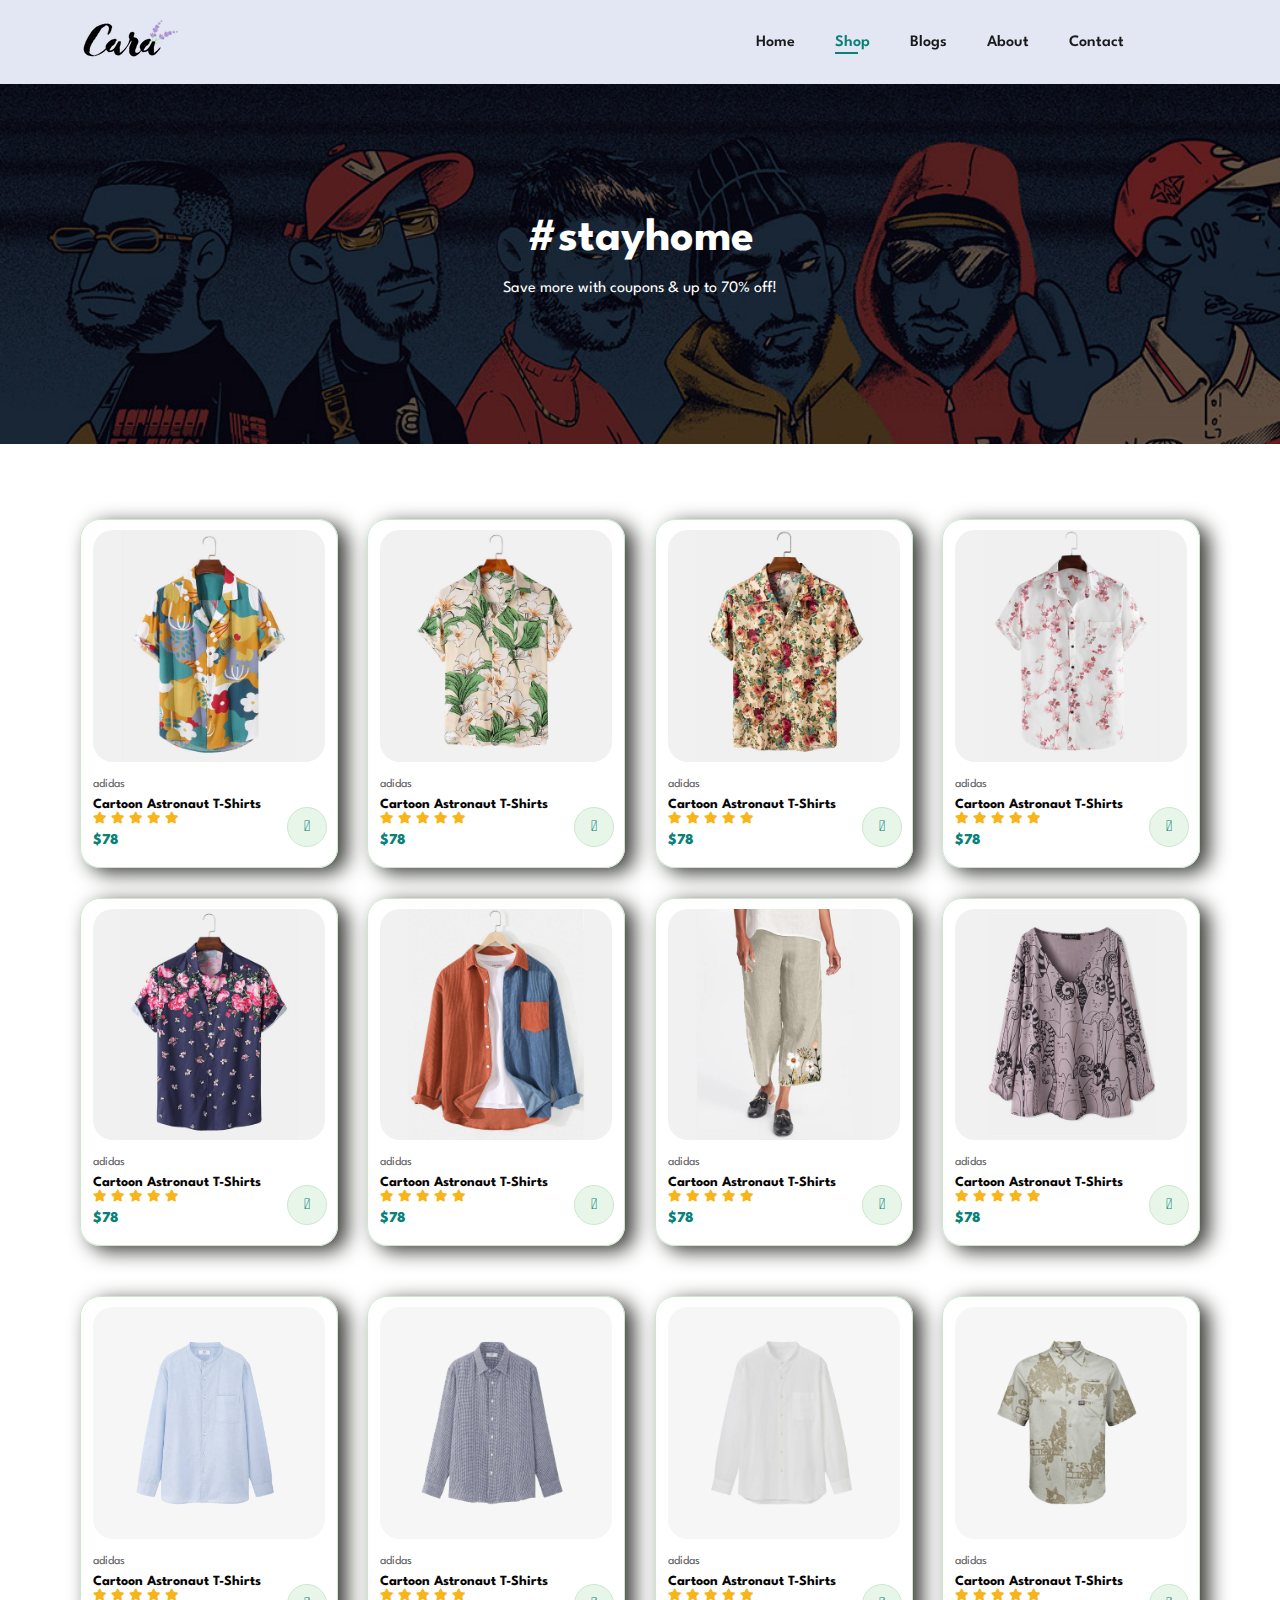
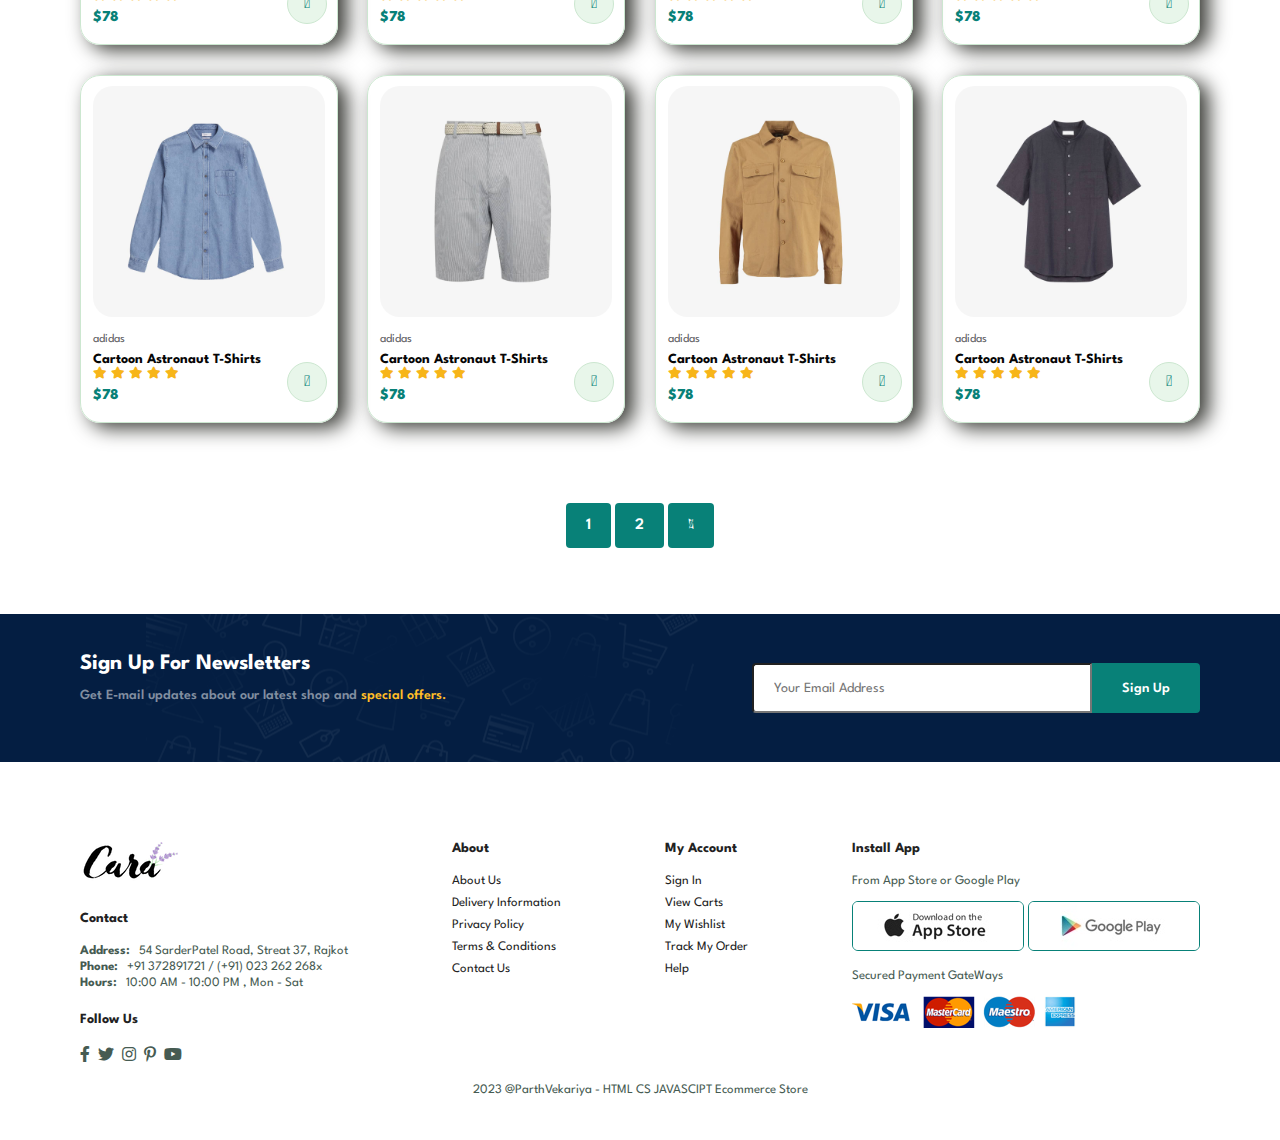
<file: shop.html>
<!DOCTYPE html>
<html lang="en">
<head>
    <meta charset="UTF-8">
    <meta http-equiv="X-UA-Compatible" content="IE=edge">
    <meta name="viewport" content="width=device-width, initial-scale=1.0">
    <title>Ecommerce WebStore</title>
    <link rel="stylesheet" href="style.css">
    <link rel="stylesheet" href="https://pro.fontawesome.com/releases/v5.10.0/css/all.css" />
</head>
<body>
    
<!-- navbar start -->
    <section id="header">
        <a href="#"><img src="./img/logo.png" class="logo" alt=""></a>
        <div>
            <ul id="navbar">
                <li><a href="index.html">Home</a></li>
                <li><a href="shop.html" class="active">Shop</a></li>
                <li><a href="blog.html">Blogs</a></li>
                <li><a href="about.html">About</a></li>
                <li><a href="contact.html">Contact</a></li>
                <li id="lg-bag"><a href="cart.html"><i class="far fa-shopping-bag"></i></a></li>
                <a href="#" id="close"><i class="far fa-times"></i></a>
            </ul>
        </div>
        <div id="mobile">
            <a href="cart.html"><i class="far fa-shopping-bag"></i></a>
            <i id="bar" class="fas fa-outdent"></i>
        </div>
    </section>
<!-- navbar end -->

    <section id="page-header">
        <h2>#stayhome</h2>
        <p>Save more with coupons & up to 70% off! </p>
    </section>

    <section id="product1" class="section-p1">
        <div class="pro-container">
            <div class="pro" onclick="window.location.href='sproduct1.html' ">
                <img src="img/products/f1.jpg" alt="">
                <div class="des">
                    <span>adidas</span>
                    <h5>Cartoon Astronaut T-Shirts</h5>
                    <div class="star">
                        <i class="fas fa-star"></i>
                        <i class="fas fa-star"></i>
                        <i class="fas fa-star"></i>
                        <i class="fas fa-star"></i>
                        <i class="fas fa-star"></i>
                    </div>
                    <h4>$78</h4>
                </div>
                <a href="#"><i class="fal fa-shopping-cart cart"></i></a>
            </div>
            <div class="pro" onclick="window.location.href='sproduct1.html' ">
                <img src="img/products/f2.jpg" alt="">
                <div class="des">
                    <span>adidas</span>
                    <h5>Cartoon Astronaut T-Shirts</h5>
                    <div class="star">
                        <i class="fas fa-star"></i>
                        <i class="fas fa-star"></i>
                        <i class="fas fa-star"></i>
                        <i class="fas fa-star"></i>
                        <i class="fas fa-star"></i>
                    </div>
                    <h4>$78</h4>
                </div>
                <a href="#"><i class="fal fa-shopping-cart cart"></i></a>
            </div>
            <div class="pro" onclick="window.location.href='sproduct1.html' ">
                <img src="img/products/f3.jpg" alt="">
                <div class="des">
                    <span>adidas</span>
                    <h5>Cartoon Astronaut T-Shirts</h5>
                    <div class="star">
                        <i class="fas fa-star"></i>
                        <i class="fas fa-star"></i>
                        <i class="fas fa-star"></i>
                        <i class="fas fa-star"></i>
                        <i class="fas fa-star"></i>
                    </div>
                    <h4>$78</h4>
                </div>
                <a href="#"><i class="fal fa-shopping-cart cart"></i></a>
            </div>
            <div class="pro" onclick="window.location.href='sproduct1.html' ">
                <img src="img/products/f4.jpg" alt="">
                <div class="des">
                    <span>adidas</span>
                    <h5>Cartoon Astronaut T-Shirts</h5>
                    <div class="star">
                        <i class="fas fa-star"></i>
                        <i class="fas fa-star"></i>
                        <i class="fas fa-star"></i>
                        <i class="fas fa-star"></i>
                        <i class="fas fa-star"></i>
                    </div>
                    <h4>$78</h4>
                </div>
                <a href="#"><i class="fal fa-shopping-cart cart"></i></a>
            </div>
            <div class="pro" onclick="window.location.href='sproduct2.html' ">
                <img src="img/products/f5.jpg" alt="">
                <div class="des">
                    <span>adidas</span>
                    <h5>Cartoon Astronaut T-Shirts</h5>
                    <div class="star">
                        <i class="fas fa-star"></i>
                        <i class="fas fa-star"></i>
                        <i class="fas fa-star"></i>
                        <i class="fas fa-star"></i>
                        <i class="fas fa-star"></i>
                    </div>
                    <h4>$78</h4>
                </div>
                <a href="#"><i class="fal fa-shopping-cart cart"></i></a>
            </div>
            <div class="pro" onclick="window.location.href='sproduct2.html' ">
                <img src="img/products/f6.jpg" alt="">
                <div class="des">
                    <span>adidas</span>
                    <h5>Cartoon Astronaut T-Shirts</h5>
                    <div class="star">
                        <i class="fas fa-star"></i>
                        <i class="fas fa-star"></i>
                        <i class="fas fa-star"></i>
                        <i class="fas fa-star"></i>
                        <i class="fas fa-star"></i>
                    </div>
                    <h4>$78</h4>
                </div>
                <a href="#"><i class="fal fa-shopping-cart cart"></i></a>
            </div>
            <div class="pro" onclick="window.location.href='sproduct2.html' ">
                <img src="img/products/f7.jpg" alt="">
                <div class="des">
                    <span>adidas</span>
                    <h5>Cartoon Astronaut T-Shirts</h5>
                    <div class="star">
                        <i class="fas fa-star"></i>
                        <i class="fas fa-star"></i>
                        <i class="fas fa-star"></i>
                        <i class="fas fa-star"></i>
                        <i class="fas fa-star"></i>
                    </div>
                    <h4>$78</h4>
                </div>
                <a href="#"><i class="fal fa-shopping-cart cart"></i></a>
            </div>
            <div class="pro" onclick="window.location.href='sproduct2.html' ">
                <img src="img/products/f8.jpg" alt="">
                <div class="des">
                    <span>adidas</span>
                    <h5>Cartoon Astronaut T-Shirts</h5>
                    <div class="star">
                        <i class="fas fa-star"></i>
                        <i class="fas fa-star"></i>
                        <i class="fas fa-star"></i>
                        <i class="fas fa-star"></i>
                        <i class="fas fa-star"></i>
                    </div>
                    <h4>$78</h4>
                </div>
                <a href="#"><i class="fal fa-shopping-cart cart"></i></a>
            </div>
        <div class="pro-container">
            <div class="pro" onclick="window.location.href='sproduct3.html' ">
                <img src="img/products/n1.jpg" alt="">
                <div class="des">
                    <span>adidas</span>
                    <h5>Cartoon Astronaut T-Shirts</h5>
                    <div class="star">
                        <i class="fas fa-star"></i>
                        <i class="fas fa-star"></i>
                        <i class="fas fa-star"></i>
                        <i class="fas fa-star"></i>
                        <i class="fas fa-star"></i>
                    </div>
                    <h4>$78</h4>
                </div>
                <a href="#"><i class="fal fa-shopping-cart cart"></i></a>
            </div>
            <div class="pro" onclick="window.location.href='sproduct3.html' ">
                <img src="img/products/n2.jpg" alt="">
                <div class="des">
                    <span>adidas</span>
                    <h5>Cartoon Astronaut T-Shirts</h5>
                    <div class="star">
                        <i class="fas fa-star"></i>
                        <i class="fas fa-star"></i>
                        <i class="fas fa-star"></i>
                        <i class="fas fa-star"></i>
                        <i class="fas fa-star"></i>
                    </div>
                    <h4>$78</h4>
                </div>
                <a href="#"><i class="fal fa-shopping-cart cart"></i></a>
            </div>
            <div class="pro" onclick="window.location.href='sproduct3.html' ">
                <img src="img/products/n3.jpg" alt="">
                <div class="des">
                    <span>adidas</span>
                    <h5>Cartoon Astronaut T-Shirts</h5>
                    <div class="star">
                        <i class="fas fa-star"></i>
                        <i class="fas fa-star"></i>
                        <i class="fas fa-star"></i>
                        <i class="fas fa-star"></i>
                        <i class="fas fa-star"></i>
                    </div>
                    <h4>$78</h4>
                </div>
                <a href="#"><i class="fal fa-shopping-cart cart"></i></a>
            </div>
            <div class="pro" onclick="window.location.href='sproduct3.html' ">
                <img src="img/products/n4.jpg" alt="">
                <div class="des">
                    <span>adidas</span>
                    <h5>Cartoon Astronaut T-Shirts</h5>
                    <div class="star">
                        <i class="fas fa-star"></i>
                        <i class="fas fa-star"></i>
                        <i class="fas fa-star"></i>
                        <i class="fas fa-star"></i>
                        <i class="fas fa-star"></i>
                    </div>
                    <h4>$78</h4>
                </div>
                <a href="#"><i class="fal fa-shopping-cart cart"></i></a>
            </div>
            <div class="pro" onclick="window.location.href='sproduct4.html' ">
                <img src="img/products/n5.jpg" alt="">
                <div class="des">
                    <span>adidas</span>
                    <h5>Cartoon Astronaut T-Shirts</h5>
                    <div class="star">
                        <i class="fas fa-star"></i>
                        <i class="fas fa-star"></i>
                        <i class="fas fa-star"></i>
                        <i class="fas fa-star"></i>
                        <i class="fas fa-star"></i>
                    </div>
                    <h4>$78</h4>
                </div>
                <a href="#"><i class="fal fa-shopping-cart cart"></i></a>
            </div>
            <div class="pro" onclick="window.location.href='sproduct4.html' ">
                <img src="img/products/n6.jpg" alt="">
                <div class="des">
                    <span>adidas</span>
                    <h5>Cartoon Astronaut T-Shirts</h5>
                    <div class="star">
                        <i class="fas fa-star"></i>
                        <i class="fas fa-star"></i>
                        <i class="fas fa-star"></i>
                        <i class="fas fa-star"></i>
                        <i class="fas fa-star"></i>
                    </div>
                    <h4>$78</h4>
                </div>
                <a href="#"><i class="fal fa-shopping-cart cart"></i></a>
            </div>
            <div class="pro" onclick="window.location.href='sproduct4.html' ">
                <img src="img/products/n7.jpg" alt="">
                <div class="des">
                    <span>adidas</span>
                    <h5>Cartoon Astronaut T-Shirts</h5>
                    <div class="star">
                        <i class="fas fa-star"></i>
                        <i class="fas fa-star"></i>
                        <i class="fas fa-star"></i>
                        <i class="fas fa-star"></i>
                        <i class="fas fa-star"></i>
                    </div>
                    <h4>$78</h4>
                </div>
                <a href="#"><i class="fal fa-shopping-cart cart"></i></a>
            </div>
            <div class="pro" onclick="window.location.href='sproduct4.html' ">
                <img src="img/products/n8.jpg" alt="">
                <div class="des">
                    <span>adidas</span>
                    <h5>Cartoon Astronaut T-Shirts</h5>
                    <div class="star">
                        <i class="fas fa-star"></i>
                        <i class="fas fa-star"></i>
                        <i class="fas fa-star"></i>
                        <i class="fas fa-star"></i>
                        <i class="fas fa-star"></i>
                    </div>
                    <h4>$78</h4>
                </div>
                <a href="#"><i class="fal fa-shopping-cart cart"></i></a>
            </div>

        </div>
    </section>

    <section id="pagination" class="section-p1">
        <a href="#">1</a>
        <a href="#">2</a>
        <a href="#"><i class="fal fa-long-arrow-alt-right"></i></a>
    </section>

    <section id="newsletter" class="section-p1 section-m1">
        <div class="newstext">
            <h4>Sign Up For Newsletters</h4>
            <p>Get E-mail updates about our latest shop and <span>special offers.</span></p>
        </div>
        <div class="form">
            <input type="text" placeholder="Your Email Address">
            <button class="normal">Sign Up</button>
        </div>
    </section>

    <footer class="section-p1">
        <div class="col">
            <img class="logo" src="img/logo.png" alt="">
            <h4>Contact</h4>
            <p><strong>Address: </strong>&nbsp; 54 SarderPatel Road, Streat 37, Rajkot</p>
            <p><strong>Phone: </strong>&nbsp; +91 372891721 / (+91) 023 262 268x</p>
            <p><strong>Hours: </strong>&nbsp; 10:00 AM - 10:00 PM , Mon - Sat</p>
            <div class="follow">
                <h4>Follow Us</h4>
                <div class="icon">
                    <i class="fab fa-facebook-f"></i>
                    <i class="fab fa-twitter"></i>
                    <i class="fab fa-instagram"></i>
                    <i class="fab fa-pinterest-p"></i>
                    <i class="fab fa-youtube"></i>
                </div>
            </div>
        </div>
        <div class="col">
            <h4>About</h4>
            <a href="#">About Us</a>
            <a href="#">Delivery Information</a>
            <a href="#">Privacy Policy</a>
            <a href="#">Terms & Conditions</a>
            <a href="#">Contact Us</a>
        </div>
        <div class="col">
            <h4>My Account</h4>
            <a href="#">Sign In</a>
            <a href="#">View Carts</a>
            <a href="#">My Wishlist</a>
            <a href="#">Track My Order</a>
            <a href="#">Help</a>
        </div>
        <div class="col install">
            <h4>Install App</h4>
            <p>From App Store or Google Play</p>
            <div class="row">
                <img src="img/pay/app.jpg" alt="">
                <img src="img/pay/play.jpg" alt="">
            </div>
            <p>Secured Payment GateWays</p>
            <img src="img/pay/pay.png" alt="">
        </div>
        <div class="copyrite">
            <p>2023 @ParthVekariya - HTML CS JAVASCIPT Ecommerce Store</p>
        </div>
    </footer>

    <script src="script.js"></script>
</body>
</html>
</file>
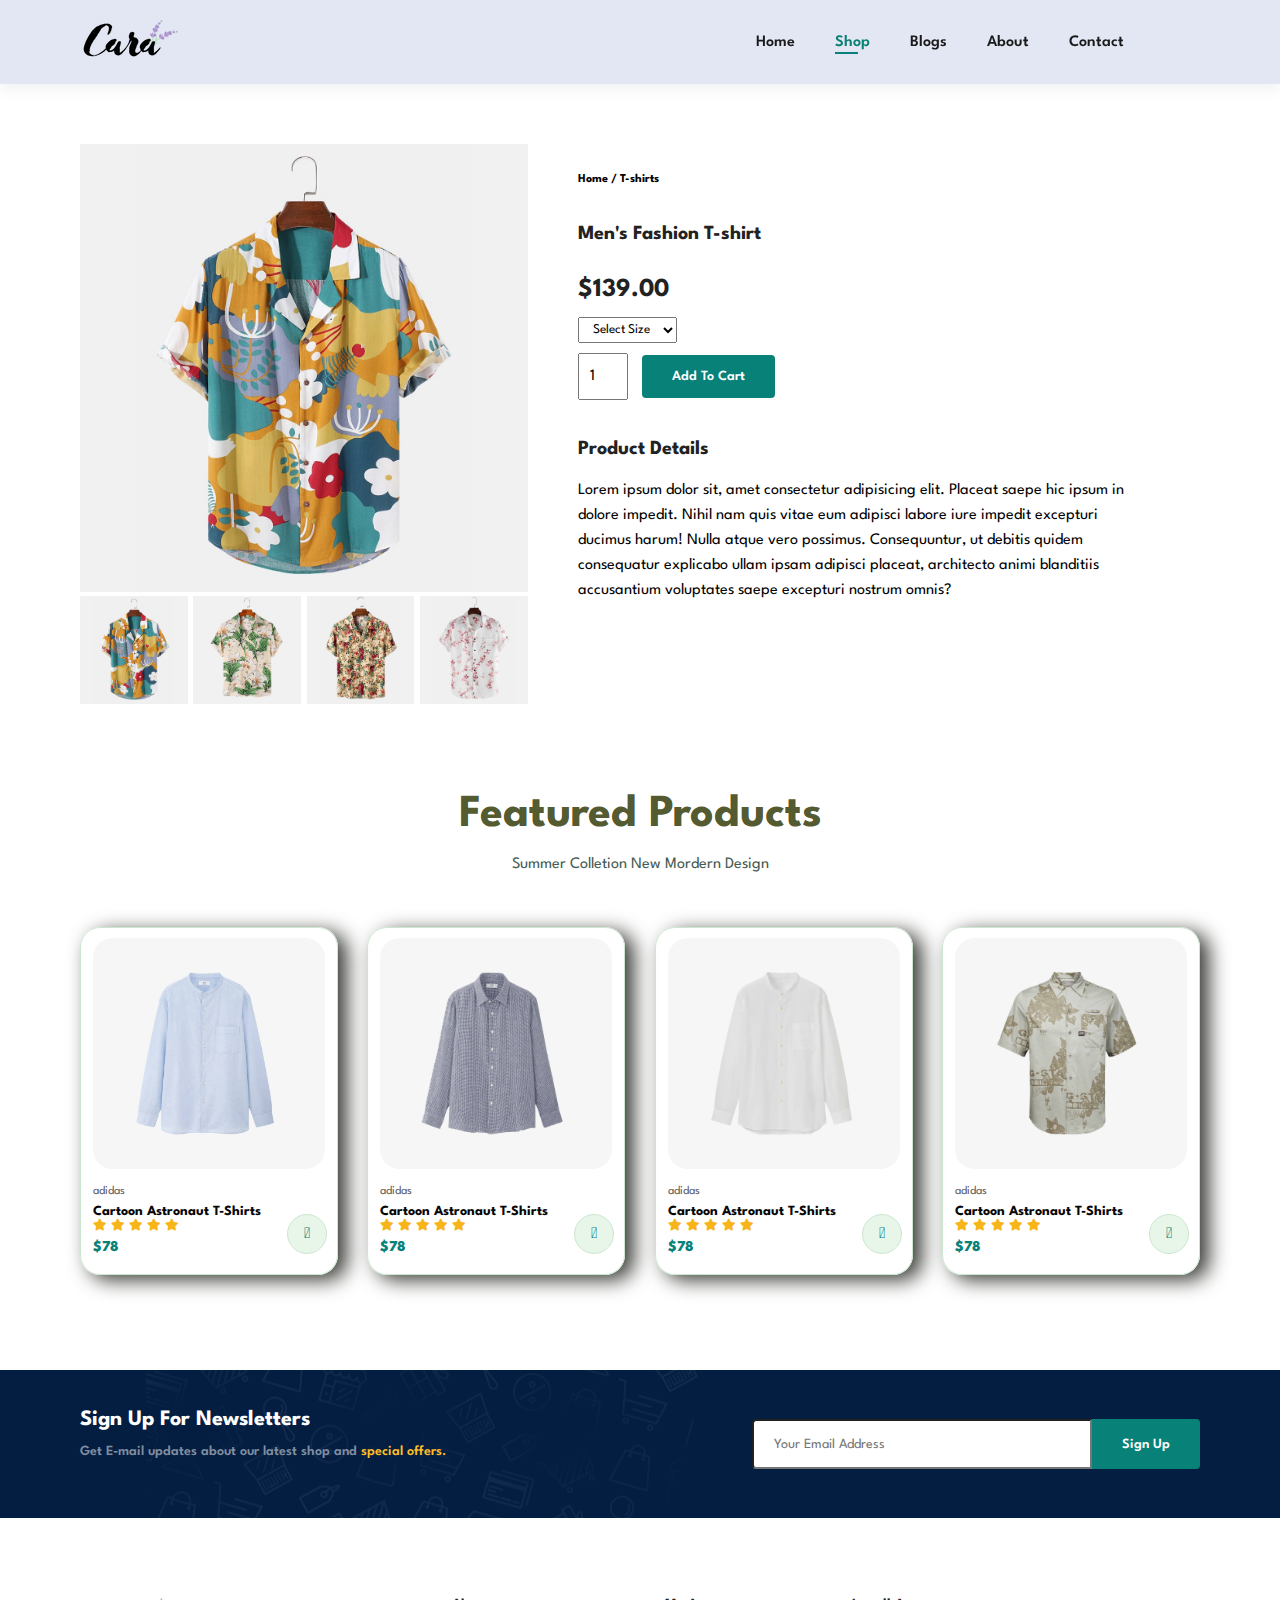
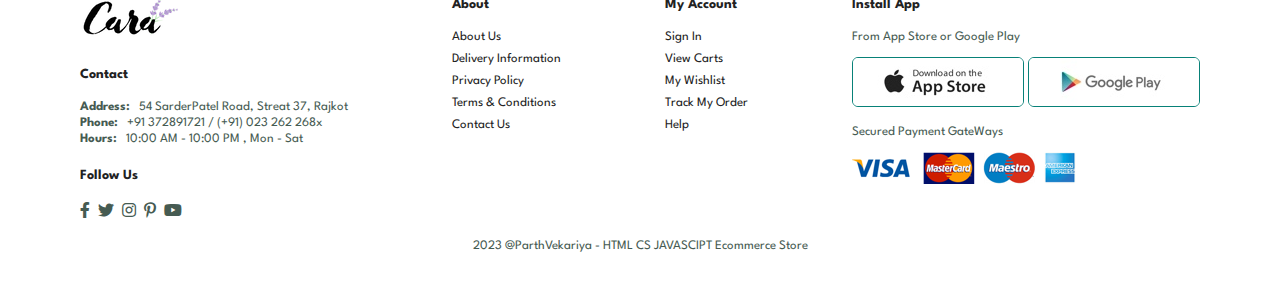
<file: sproduct1.html>
<!DOCTYPE html>
<html lang="en">
<head>
    <meta charset="UTF-8">
    <meta http-equiv="X-UA-Compatible" content="IE=edge">
    <meta name="viewport" content="width=device-width, initial-scale=1.0">
    <title>Ecommerce WebStore</title>
    <link rel="stylesheet" href="style.css">
    <link rel="stylesheet" href="https://pro.fontawesome.com/releases/v5.10.0/css/all.css" />
</head>
<body>
    
<!-- navbar start -->
    <section id="header">
        <a href="#"><img src="./img/logo.png" class="logo" alt=""></a>
        <div>
            <ul id="navbar">
                <li><a href="index.html">Home</a></li>
                <li><a href="shop.html" class="active">Shop</a></li>
                <li><a href="blog.html">Blogs</a></li>
                <li><a href="about.html">About</a></li>
                <li><a href="contact.html">Contact</a></li>
                <li id="lg-bag"><a href="cart.html"><i class="far fa-shopping-bag"></i></a></li>
                <a href="#" id="close"><i class="far fa-times"></i></a>
            </ul>
        </div>
        <div id="mobile">
            <a href="cart.html"><i class="far fa-shopping-bag"></i></a>
            <i id="bar" class="fas fa-outdent"></i>
        </div>
    </section>
<!-- navbar end -->

    <section id="prodetail" class="section-p1">
        <div class="single-pro-image">
            <img src="img/products/f1.jpg" width="100%" id="mainimg" alt="">
            <div class="small-img-group">
                <div class="small-img-col">
                    <img src="img/products/f1.jpg" width="100%" class="small-img" alt="">
                </div>
                <div class="small-img-col">
                    <img src="img/products/f2.jpg" width="100%" class="small-img" alt="">
                </div>
                <div class="small-img-col">
                    <img src="img/products/f3.jpg" width="100%" class="small-img" alt="">
                </div>
                <div class="small-img-col">
                    <img src="img/products/f4.jpg" width="100%" class="small-img" alt="">
                </div>
            </div>
        </div>
        <div class="single-pro-detail">
            <h6>Home / T-shirts</h6>
            <h4>Men's Fashion T-shirt</h4>
            <h2>$139.00</h2>
            <select>
                <option>Select Size</option>
                <option>XL</option>
                <option>XXL</option>
                <option>Small</option>
                <option>Large</option>
            </select>
            <input type="number" value="1">
            <button class="normal">Add To Cart</button>
            <h4>Product Details</h4>
            <span>Lorem ipsum dolor sit, amet consectetur adipisicing elit. Placeat saepe hic ipsum in dolore impedit. Nihil nam quis vitae eum adipisci labore iure impedit excepturi ducimus harum! Nulla atque vero possimus. Consequuntur, ut debitis quidem consequatur explicabo ullam ipsam adipisci placeat, architecto animi blanditiis accusantium voluptates saepe excepturi nostrum omnis?</span>
        </div>
    </section>

    <section id="product1" class="section-p1">
        <h2>Featured Products</h2>
        <p>Summer Colletion New Mordern Design</p>
        <div class="pro-container">
            <div class="pro">
                <img src="img/products/n1.jpg" alt="">
                <div class="des">
                    <span>adidas</span>
                    <h5>Cartoon Astronaut T-Shirts</h5>
                    <div class="star">
                        <i class="fas fa-star"></i>
                        <i class="fas fa-star"></i>
                        <i class="fas fa-star"></i>
                        <i class="fas fa-star"></i>
                        <i class="fas fa-star"></i>
                    </div>
                    <h4>$78</h4>
                </div>
                <a href="#"><i class="fal fa-shopping-cart cart"></i></a>
            </div>
            <div class="pro">
                <img src="img/products/n2.jpg" alt="">
                <div class="des">
                    <span>adidas</span>
                    <h5>Cartoon Astronaut T-Shirts</h5>
                    <div class="star">
                        <i class="fas fa-star"></i>
                        <i class="fas fa-star"></i>
                        <i class="fas fa-star"></i>
                        <i class="fas fa-star"></i>
                        <i class="fas fa-star"></i>
                    </div>
                    <h4>$78</h4>
                </div>
                <a href="#"><i class="fal fa-shopping-cart cart"></i></a>
            </div>
            <div class="pro">
                <img src="img/products/n3.jpg" alt="">
                <div class="des">
                    <span>adidas</span>
                    <h5>Cartoon Astronaut T-Shirts</h5>
                    <div class="star">
                        <i class="fas fa-star"></i>
                        <i class="fas fa-star"></i>
                        <i class="fas fa-star"></i>
                        <i class="fas fa-star"></i>
                        <i class="fas fa-star"></i>
                    </div>
                    <h4>$78</h4>
                </div>
                <a href="#"><i class="fal fa-shopping-cart cart"></i></a>
            </div>
            <div class="pro">
                <img src="img/products/n4.jpg" alt="">
                <div class="des">
                    <span>adidas</span>
                    <h5>Cartoon Astronaut T-Shirts</h5>
                    <div class="star">
                        <i class="fas fa-star"></i>
                        <i class="fas fa-star"></i>
                        <i class="fas fa-star"></i>
                        <i class="fas fa-star"></i>
                        <i class="fas fa-star"></i>
                    </div>
                    <h4>$78</h4>
                </div>
                <a href="#"><i class="fal fa-shopping-cart cart"></i></a>
            </div>
        </div>
    </section>

    <section id="newsletter" class="section-p1 section-m1">
        <div class="newstext">
            <h4>Sign Up For Newsletters</h4>
            <p>Get E-mail updates about our latest shop and <span>special offers.</span></p>
        </div>
        <div class="form">
            <input type="text" placeholder="Your Email Address">
            <button class="normal">Sign Up</button>
        </div>
    </section>

    <footer class="section-p1">
        <div class="col">
            <img class="logo" src="img/logo.png" alt="">
            <h4>Contact</h4>
            <p><strong>Address: </strong>&nbsp; 54 SarderPatel Road, Streat 37, Rajkot</p>
            <p><strong>Phone: </strong>&nbsp; +91 372891721 / (+91) 023 262 268x</p>
            <p><strong>Hours: </strong>&nbsp; 10:00 AM - 10:00 PM , Mon - Sat</p>
            <div class="follow">
                <h4>Follow Us</h4>
                <div class="icon">
                    <i class="fab fa-facebook-f"></i>
                    <i class="fab fa-twitter"></i>
                    <i class="fab fa-instagram"></i>
                    <i class="fab fa-pinterest-p"></i>
                    <i class="fab fa-youtube"></i>
                </div>
            </div>
        </div>
        <div class="col">
            <h4>About</h4>
            <a href="#">About Us</a>
            <a href="#">Delivery Information</a>
            <a href="#">Privacy Policy</a>
            <a href="#">Terms & Conditions</a>
            <a href="#">Contact Us</a>
        </div>
        <div class="col">
            <h4>My Account</h4>
            <a href="#">Sign In</a>
            <a href="#">View Carts</a>
            <a href="#">My Wishlist</a>
            <a href="#">Track My Order</a>
            <a href="#">Help</a>
        </div>
        <div class="col install">
            <h4>Install App</h4>
            <p>From App Store or Google Play</p>
            <div class="row">
                <img src="img/pay/app.jpg" alt="">
                <img src="img/pay/play.jpg" alt="">
            </div>
            <p>Secured Payment GateWays</p>
            <img src="img/pay/pay.png" alt="">
        </div>
        <div class="copyrite">
            <p>2023 @ParthVekariya - HTML CS JAVASCIPT Ecommerce Store</p>
        </div>
    </footer>

    <script>
        // silder
        var mainimg = document.getElementById("mainimg");
        var smallimg = document.getElementsByClassName("small-img");
    
        smallimg[0].onclick = function(){
            mainimg.src = smallimg[0].src;
        }
        
        smallimg[1].onclick = function(){
            mainimg.src = smallimg[1].src;
        }

        smallimg[2].onclick = function(){
            mainimg.src = smallimg[2].src;
        }
        
        smallimg[3].onclick = function(){
            mainimg.src = smallimg[3].src;
        }
    </script>

    <script src="script.js"></script>
</body>
</html>
</file>
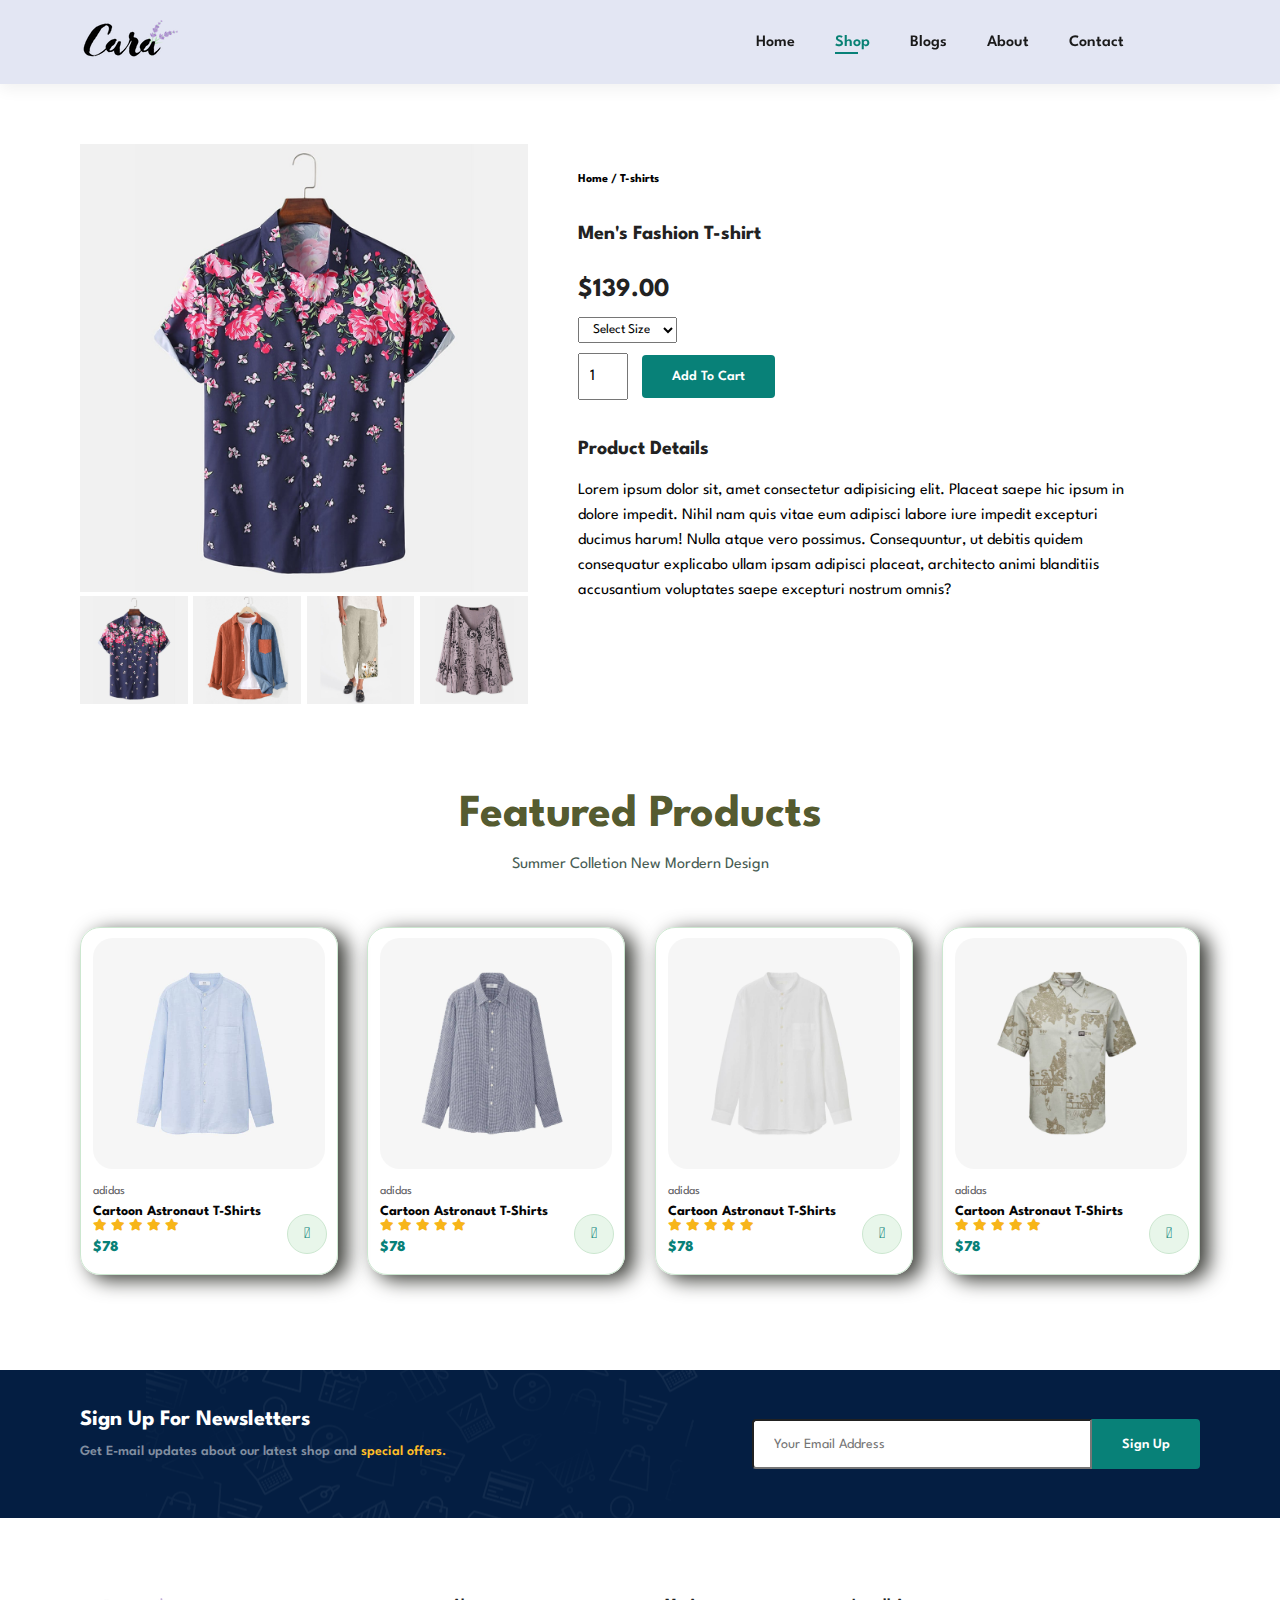
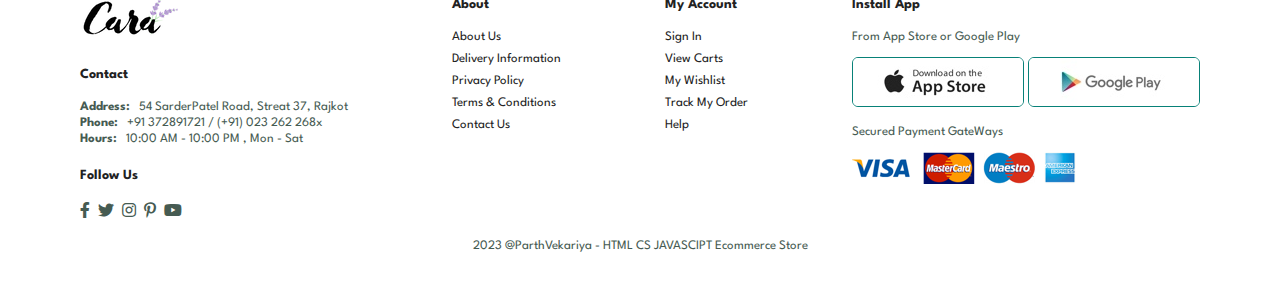
<file: sproduct2.html>
<!DOCTYPE html>
<html lang="en">
<head>
    <meta charset="UTF-8">
    <meta http-equiv="X-UA-Compatible" content="IE=edge">
    <meta name="viewport" content="width=device-width, initial-scale=1.0">
    <title>Ecommerce WebStore</title>
    <link rel="stylesheet" href="style.css">
    <link rel="stylesheet" href="https://pro.fontawesome.com/releases/v5.10.0/css/all.css" />
</head>
<body>
    
<!-- navbar start -->
    <section id="header">
        <a href="#"><img src="./img/logo.png" class="logo" alt=""></a>
        <div>
            <ul id="navbar">
                <li><a href="index.html">Home</a></li>
                <li><a href="shop.html" class="active">Shop</a></li>
                <li><a href="blog.html">Blogs</a></li>
                <li><a href="about.html">About</a></li>
                <li><a href="contact.html">Contact</a></li>
                <li id="lg-bag"><a href="cart.html"><i class="far fa-shopping-bag"></i></a></li>
                <a href="#" id="close"><i class="far fa-times"></i></a>
            </ul>
        </div>
        <div id="mobile">
            <a href="cart.html"><i class="far fa-shopping-bag"></i></a>
            <i id="bar" class="fas fa-outdent"></i>
        </div>
    </section>
<!-- navbar end -->

    <section id="prodetail" class="section-p1">
        <div class="single-pro-image">
            <img src="img/products/f5.jpg" width="100%" id="mainimg" alt="">
            <div class="small-img-group">
                <div class="small-img-col">
                    <img src="img/products/f5.jpg" width="100%" class="small-img" alt="">
                </div>
                <div class="small-img-col">
                    <img src="img/products/f6.jpg" width="100%" class="small-img" alt="">
                </div>
                <div class="small-img-col">
                    <img src="img/products/f7.jpg" width="100%" class="small-img" alt="">
                </div>
                <div class="small-img-col">
                    <img src="img/products/f8.jpg" width="100%" class="small-img" alt="">
                </div>
            </div>
        </div>
        <div class="single-pro-detail">
            <h6>Home / T-shirts</h6>
            <h4>Men's Fashion T-shirt</h4>
            <h2>$139.00</h2>
            <select>
                <option>Select Size</option>
                <option>XL</option>
                <option>XXL</option>
                <option>Small</option>
                <option>Large</option>
            </select>
            <input type="number" value="1">
            <button class="normal">Add To Cart</button>
            <h4>Product Details</h4>
            <span>Lorem ipsum dolor sit, amet consectetur adipisicing elit. Placeat saepe hic ipsum in dolore impedit. Nihil nam quis vitae eum adipisci labore iure impedit excepturi ducimus harum! Nulla atque vero possimus. Consequuntur, ut debitis quidem consequatur explicabo ullam ipsam adipisci placeat, architecto animi blanditiis accusantium voluptates saepe excepturi nostrum omnis?</span>
        </div>
    </section>

    <section id="product1" class="section-p1">
        <h2>Featured Products</h2>
        <p>Summer Colletion New Mordern Design</p>
        <div class="pro-container">
            <div class="pro">
                <img src="img/products/n1.jpg" alt="">
                <div class="des">
                    <span>adidas</span>
                    <h5>Cartoon Astronaut T-Shirts</h5>
                    <div class="star">
                        <i class="fas fa-star"></i>
                        <i class="fas fa-star"></i>
                        <i class="fas fa-star"></i>
                        <i class="fas fa-star"></i>
                        <i class="fas fa-star"></i>
                    </div>
                    <h4>$78</h4>
                </div>
                <a href="#"><i class="fal fa-shopping-cart cart"></i></a>
            </div>
            <div class="pro">
                <img src="img/products/n2.jpg" alt="">
                <div class="des">
                    <span>adidas</span>
                    <h5>Cartoon Astronaut T-Shirts</h5>
                    <div class="star">
                        <i class="fas fa-star"></i>
                        <i class="fas fa-star"></i>
                        <i class="fas fa-star"></i>
                        <i class="fas fa-star"></i>
                        <i class="fas fa-star"></i>
                    </div>
                    <h4>$78</h4>
                </div>
                <a href="#"><i class="fal fa-shopping-cart cart"></i></a>
            </div>
            <div class="pro">
                <img src="img/products/n3.jpg" alt="">
                <div class="des">
                    <span>adidas</span>
                    <h5>Cartoon Astronaut T-Shirts</h5>
                    <div class="star">
                        <i class="fas fa-star"></i>
                        <i class="fas fa-star"></i>
                        <i class="fas fa-star"></i>
                        <i class="fas fa-star"></i>
                        <i class="fas fa-star"></i>
                    </div>
                    <h4>$78</h4>
                </div>
                <a href="#"><i class="fal fa-shopping-cart cart"></i></a>
            </div>
            <div class="pro">
                <img src="img/products/n4.jpg" alt="">
                <div class="des">
                    <span>adidas</span>
                    <h5>Cartoon Astronaut T-Shirts</h5>
                    <div class="star">
                        <i class="fas fa-star"></i>
                        <i class="fas fa-star"></i>
                        <i class="fas fa-star"></i>
                        <i class="fas fa-star"></i>
                        <i class="fas fa-star"></i>
                    </div>
                    <h4>$78</h4>
                </div>
                <a href="#"><i class="fal fa-shopping-cart cart"></i></a>
            </div>
        </div>
    </section>

    <section id="newsletter" class="section-p1 section-m1">
        <div class="newstext">
            <h4>Sign Up For Newsletters</h4>
            <p>Get E-mail updates about our latest shop and <span>special offers.</span></p>
        </div>
        <div class="form">
            <input type="text" placeholder="Your Email Address">
            <button class="normal">Sign Up</button>
        </div>
    </section>

    <footer class="section-p1">
        <div class="col">
            <img class="logo" src="img/logo.png" alt="">
            <h4>Contact</h4>
            <p><strong>Address: </strong>&nbsp; 54 SarderPatel Road, Streat 37, Rajkot</p>
            <p><strong>Phone: </strong>&nbsp; +91 372891721 / (+91) 023 262 268x</p>
            <p><strong>Hours: </strong>&nbsp; 10:00 AM - 10:00 PM , Mon - Sat</p>
            <div class="follow">
                <h4>Follow Us</h4>
                <div class="icon">
                    <i class="fab fa-facebook-f"></i>
                    <i class="fab fa-twitter"></i>
                    <i class="fab fa-instagram"></i>
                    <i class="fab fa-pinterest-p"></i>
                    <i class="fab fa-youtube"></i>
                </div>
            </div>
        </div>
        <div class="col">
            <h4>About</h4>
            <a href="#">About Us</a>
            <a href="#">Delivery Information</a>
            <a href="#">Privacy Policy</a>
            <a href="#">Terms & Conditions</a>
            <a href="#">Contact Us</a>
        </div>
        <div class="col">
            <h4>My Account</h4>
            <a href="#">Sign In</a>
            <a href="#">View Carts</a>
            <a href="#">My Wishlist</a>
            <a href="#">Track My Order</a>
            <a href="#">Help</a>
        </div>
        <div class="col install">
            <h4>Install App</h4>
            <p>From App Store or Google Play</p>
            <div class="row">
                <img src="img/pay/app.jpg" alt="">
                <img src="img/pay/play.jpg" alt="">
            </div>
            <p>Secured Payment GateWays</p>
            <img src="img/pay/pay.png" alt="">
        </div>
        <div class="copyrite">
            <p>2023 @ParthVekariya - HTML CS JAVASCIPT Ecommerce Store</p>
        </div>
    </footer>

    <script>
        // silder
        var mainimg = document.getElementById("mainimg");
        var smallimg = document.getElementsByClassName("small-img");
    
        smallimg[0].onclick = function(){
            mainimg.src = smallimg[0].src;
        }
        
        smallimg[1].onclick = function(){
            mainimg.src = smallimg[1].src;
        }

        smallimg[2].onclick = function(){
            mainimg.src = smallimg[2].src;
        }
        
        smallimg[3].onclick = function(){
            mainimg.src = smallimg[3].src;
        }
    </script>

    <script src="script.js"></script>
</body>
</html>
</file>
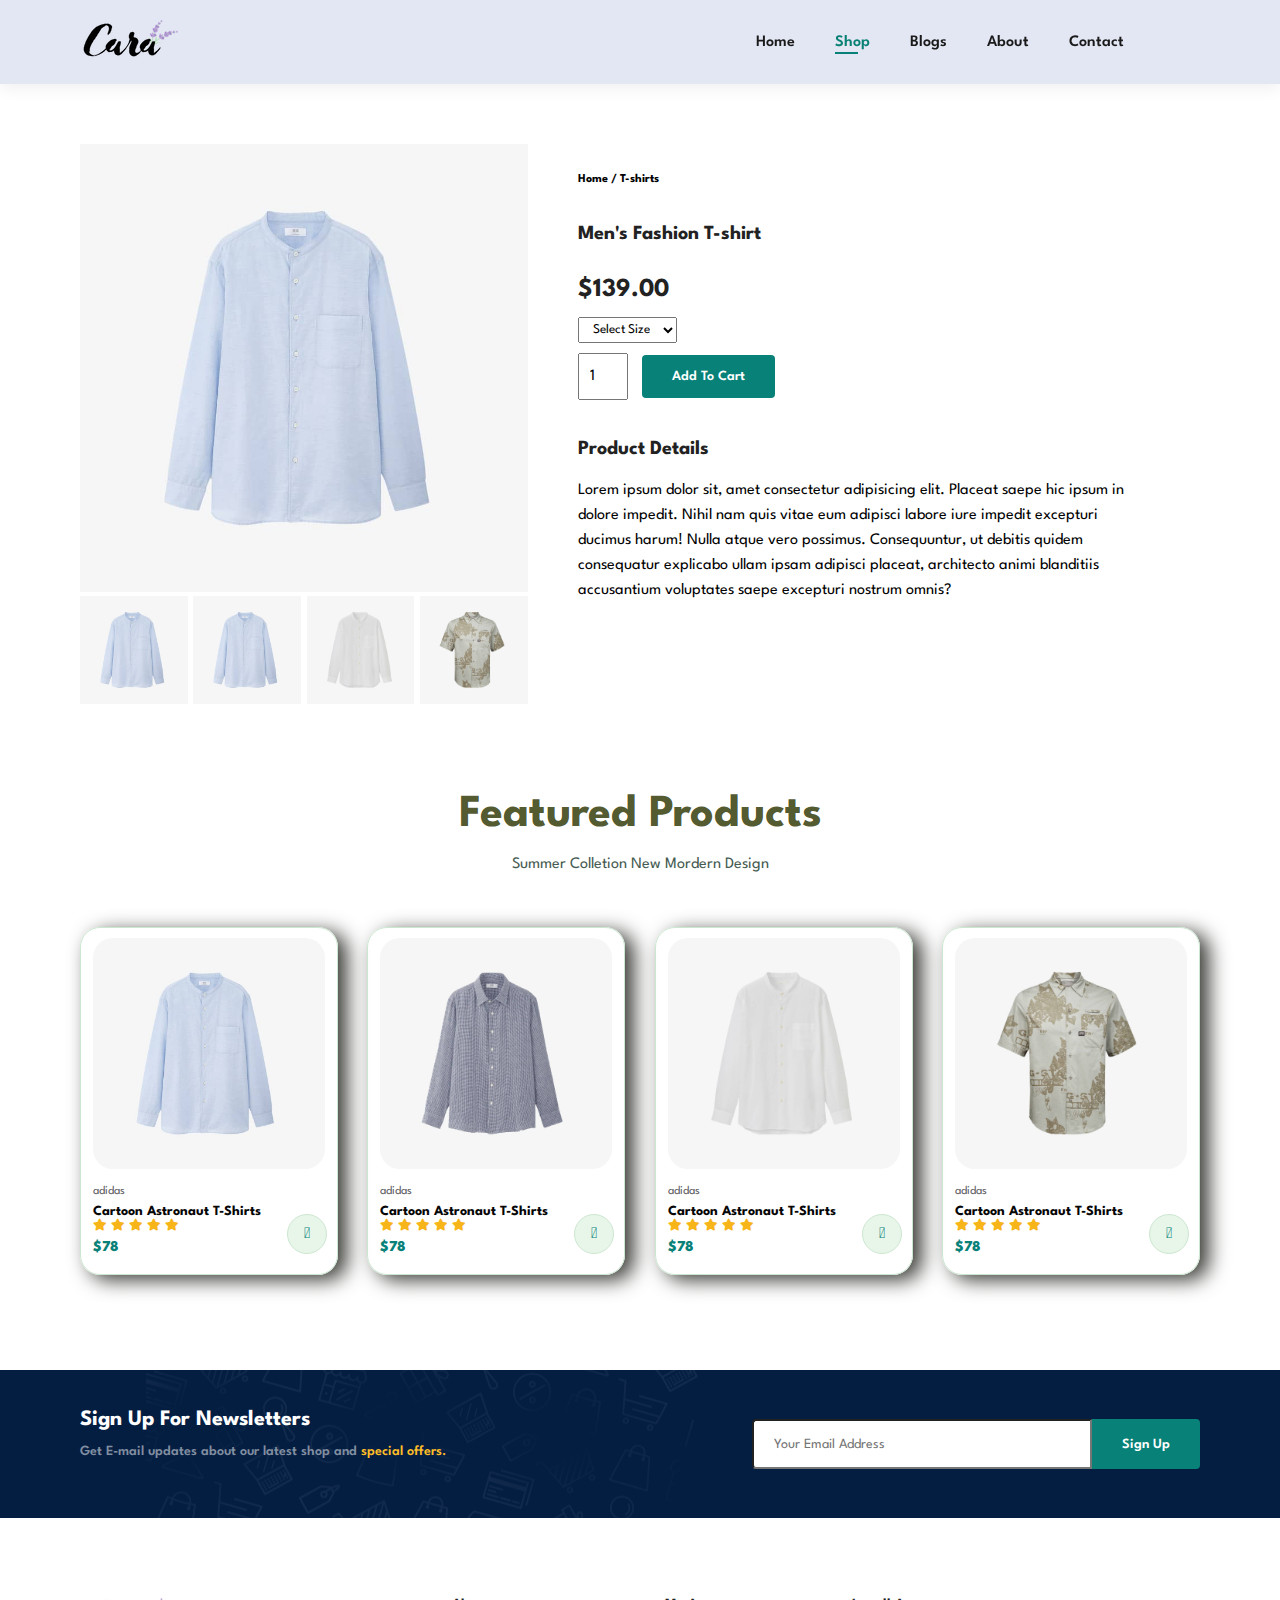
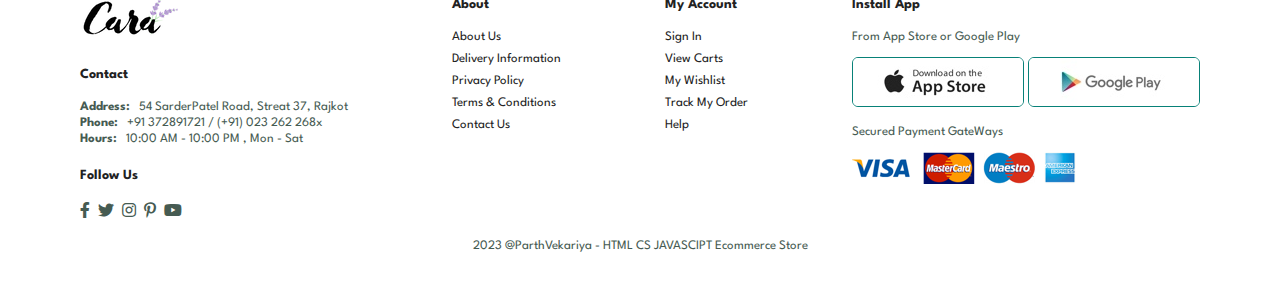
<file: sproduct3.html>
<!DOCTYPE html>
<html lang="en">
<head>
    <meta charset="UTF-8">
    <meta http-equiv="X-UA-Compatible" content="IE=edge">
    <meta name="viewport" content="width=device-width, initial-scale=1.0">
    <title>Ecommerce WebStore</title>
    <link rel="stylesheet" href="style.css">
    <link rel="stylesheet" href="https://pro.fontawesome.com/releases/v5.10.0/css/all.css" />
</head>
<body>
    
<!-- navbar start -->
    <section id="header">
        <a href="#"><img src="./img/logo.png" class="logo" alt=""></a>
        <div>
            <ul id="navbar">
                <li><a href="index.html">Home</a></li>
                <li><a href="shop.html" class="active">Shop</a></li>
                <li><a href="blog.html">Blogs</a></li>
                <li><a href="about.html">About</a></li>
                <li><a href="contact.html">Contact</a></li>
                <li id="lg-bag"><a href="cart.html"><i class="far fa-shopping-bag"></i></a></li>
                <a href="#" id="close"><i class="far fa-times"></i></a>
            </ul>
        </div>
        <div id="mobile">
            <a href="cart.html"><i class="far fa-shopping-bag"></i></a>
            <i id="bar" class="fas fa-outdent"></i>
        </div>
    </section>
<!-- navbar end -->

    <section id="prodetail" class="section-p1">
        <div class="single-pro-image">
            <img src="img/products/n1.jpg" width="100%" id="mainimg" alt="">
            <div class="small-img-group">
                <div class="small-img-col">
                    <img src="img/products/n1.jpg" width="100%" class="small-img" alt="">
                </div>
                <div class="small-img-col">
                    <img src="img/products/n1.jpg" width="100%" class="small-img" alt="">
                </div>
                <div class="small-img-col">
                    <img src="img/products/n3.jpg" width="100%" class="small-img" alt="">
                </div>
                <div class="small-img-col">
                    <img src="img/products/n4.jpg" width="100%" class="small-img" alt="">
                </div>
            </div>
        </div>
        <div class="single-pro-detail">
            <h6>Home / T-shirts</h6>
            <h4>Men's Fashion T-shirt</h4>
            <h2>$139.00</h2>
            <select>
                <option>Select Size</option>
                <option>XL</option>
                <option>XXL</option>
                <option>Small</option>
                <option>Large</option>
            </select>
            <input type="number" value="1">
            <button class="normal">Add To Cart</button>
            <h4>Product Details</h4>
            <span>Lorem ipsum dolor sit, amet consectetur adipisicing elit. Placeat saepe hic ipsum in dolore impedit. Nihil nam quis vitae eum adipisci labore iure impedit excepturi ducimus harum! Nulla atque vero possimus. Consequuntur, ut debitis quidem consequatur explicabo ullam ipsam adipisci placeat, architecto animi blanditiis accusantium voluptates saepe excepturi nostrum omnis?</span>
        </div>
    </section>

    <section id="product1" class="section-p1">
        <h2>Featured Products</h2>
        <p>Summer Colletion New Mordern Design</p>
        <div class="pro-container">
            <div class="pro">
                <img src="img/products/n1.jpg" alt="">
                <div class="des">
                    <span>adidas</span>
                    <h5>Cartoon Astronaut T-Shirts</h5>
                    <div class="star">
                        <i class="fas fa-star"></i>
                        <i class="fas fa-star"></i>
                        <i class="fas fa-star"></i>
                        <i class="fas fa-star"></i>
                        <i class="fas fa-star"></i>
                    </div>
                    <h4>$78</h4>
                </div>
                <a href="#"><i class="fal fa-shopping-cart cart"></i></a>
            </div>
            <div class="pro">
                <img src="img/products/n2.jpg" alt="">
                <div class="des">
                    <span>adidas</span>
                    <h5>Cartoon Astronaut T-Shirts</h5>
                    <div class="star">
                        <i class="fas fa-star"></i>
                        <i class="fas fa-star"></i>
                        <i class="fas fa-star"></i>
                        <i class="fas fa-star"></i>
                        <i class="fas fa-star"></i>
                    </div>
                    <h4>$78</h4>
                </div>
                <a href="#"><i class="fal fa-shopping-cart cart"></i></a>
            </div>
            <div class="pro">
                <img src="img/products/n3.jpg" alt="">
                <div class="des">
                    <span>adidas</span>
                    <h5>Cartoon Astronaut T-Shirts</h5>
                    <div class="star">
                        <i class="fas fa-star"></i>
                        <i class="fas fa-star"></i>
                        <i class="fas fa-star"></i>
                        <i class="fas fa-star"></i>
                        <i class="fas fa-star"></i>
                    </div>
                    <h4>$78</h4>
                </div>
                <a href="#"><i class="fal fa-shopping-cart cart"></i></a>
            </div>
            <div class="pro">
                <img src="img/products/n4.jpg" alt="">
                <div class="des">
                    <span>adidas</span>
                    <h5>Cartoon Astronaut T-Shirts</h5>
                    <div class="star">
                        <i class="fas fa-star"></i>
                        <i class="fas fa-star"></i>
                        <i class="fas fa-star"></i>
                        <i class="fas fa-star"></i>
                        <i class="fas fa-star"></i>
                    </div>
                    <h4>$78</h4>
                </div>
                <a href="#"><i class="fal fa-shopping-cart cart"></i></a>
            </div>
        </div>
    </section>

    <section id="newsletter" class="section-p1 section-m1">
        <div class="newstext">
            <h4>Sign Up For Newsletters</h4>
            <p>Get E-mail updates about our latest shop and <span>special offers.</span></p>
        </div>
        <div class="form">
            <input type="text" placeholder="Your Email Address">
            <button class="normal">Sign Up</button>
        </div>
    </section>

    <footer class="section-p1">
        <div class="col">
            <img class="logo" src="img/logo.png" alt="">
            <h4>Contact</h4>
            <p><strong>Address: </strong>&nbsp; 54 SarderPatel Road, Streat 37, Rajkot</p>
            <p><strong>Phone: </strong>&nbsp; +91 372891721 / (+91) 023 262 268x</p>
            <p><strong>Hours: </strong>&nbsp; 10:00 AM - 10:00 PM , Mon - Sat</p>
            <div class="follow">
                <h4>Follow Us</h4>
                <div class="icon">
                    <i class="fab fa-facebook-f"></i>
                    <i class="fab fa-twitter"></i>
                    <i class="fab fa-instagram"></i>
                    <i class="fab fa-pinterest-p"></i>
                    <i class="fab fa-youtube"></i>
                </div>
            </div>
        </div>
        <div class="col">
            <h4>About</h4>
            <a href="#">About Us</a>
            <a href="#">Delivery Information</a>
            <a href="#">Privacy Policy</a>
            <a href="#">Terms & Conditions</a>
            <a href="#">Contact Us</a>
        </div>
        <div class="col">
            <h4>My Account</h4>
            <a href="#">Sign In</a>
            <a href="#">View Carts</a>
            <a href="#">My Wishlist</a>
            <a href="#">Track My Order</a>
            <a href="#">Help</a>
        </div>
        <div class="col install">
            <h4>Install App</h4>
            <p>From App Store or Google Play</p>
            <div class="row">
                <img src="img/pay/app.jpg" alt="">
                <img src="img/pay/play.jpg" alt="">
            </div>
            <p>Secured Payment GateWays</p>
            <img src="img/pay/pay.png" alt="">
        </div>
        <div class="copyrite">
            <p>2023 @ParthVekariya - HTML CS JAVASCIPT Ecommerce Store</p>
        </div>
    </footer>

    <script>
        // silder
        var mainimg = document.getElementById("mainimg");
        var smallimg = document.getElementsByClassName("small-img");
    
        smallimg[0].onclick = function(){
            mainimg.src = smallimg[0].src;
        }
        
        smallimg[1].onclick = function(){
            mainimg.src = smallimg[1].src;
        }

        smallimg[2].onclick = function(){
            mainimg.src = smallimg[2].src;
        }
        
        smallimg[3].onclick = function(){
            mainimg.src = smallimg[3].src;
        }
    </script>

    <script src="script.js"></script>
</body>
</html>
</file>
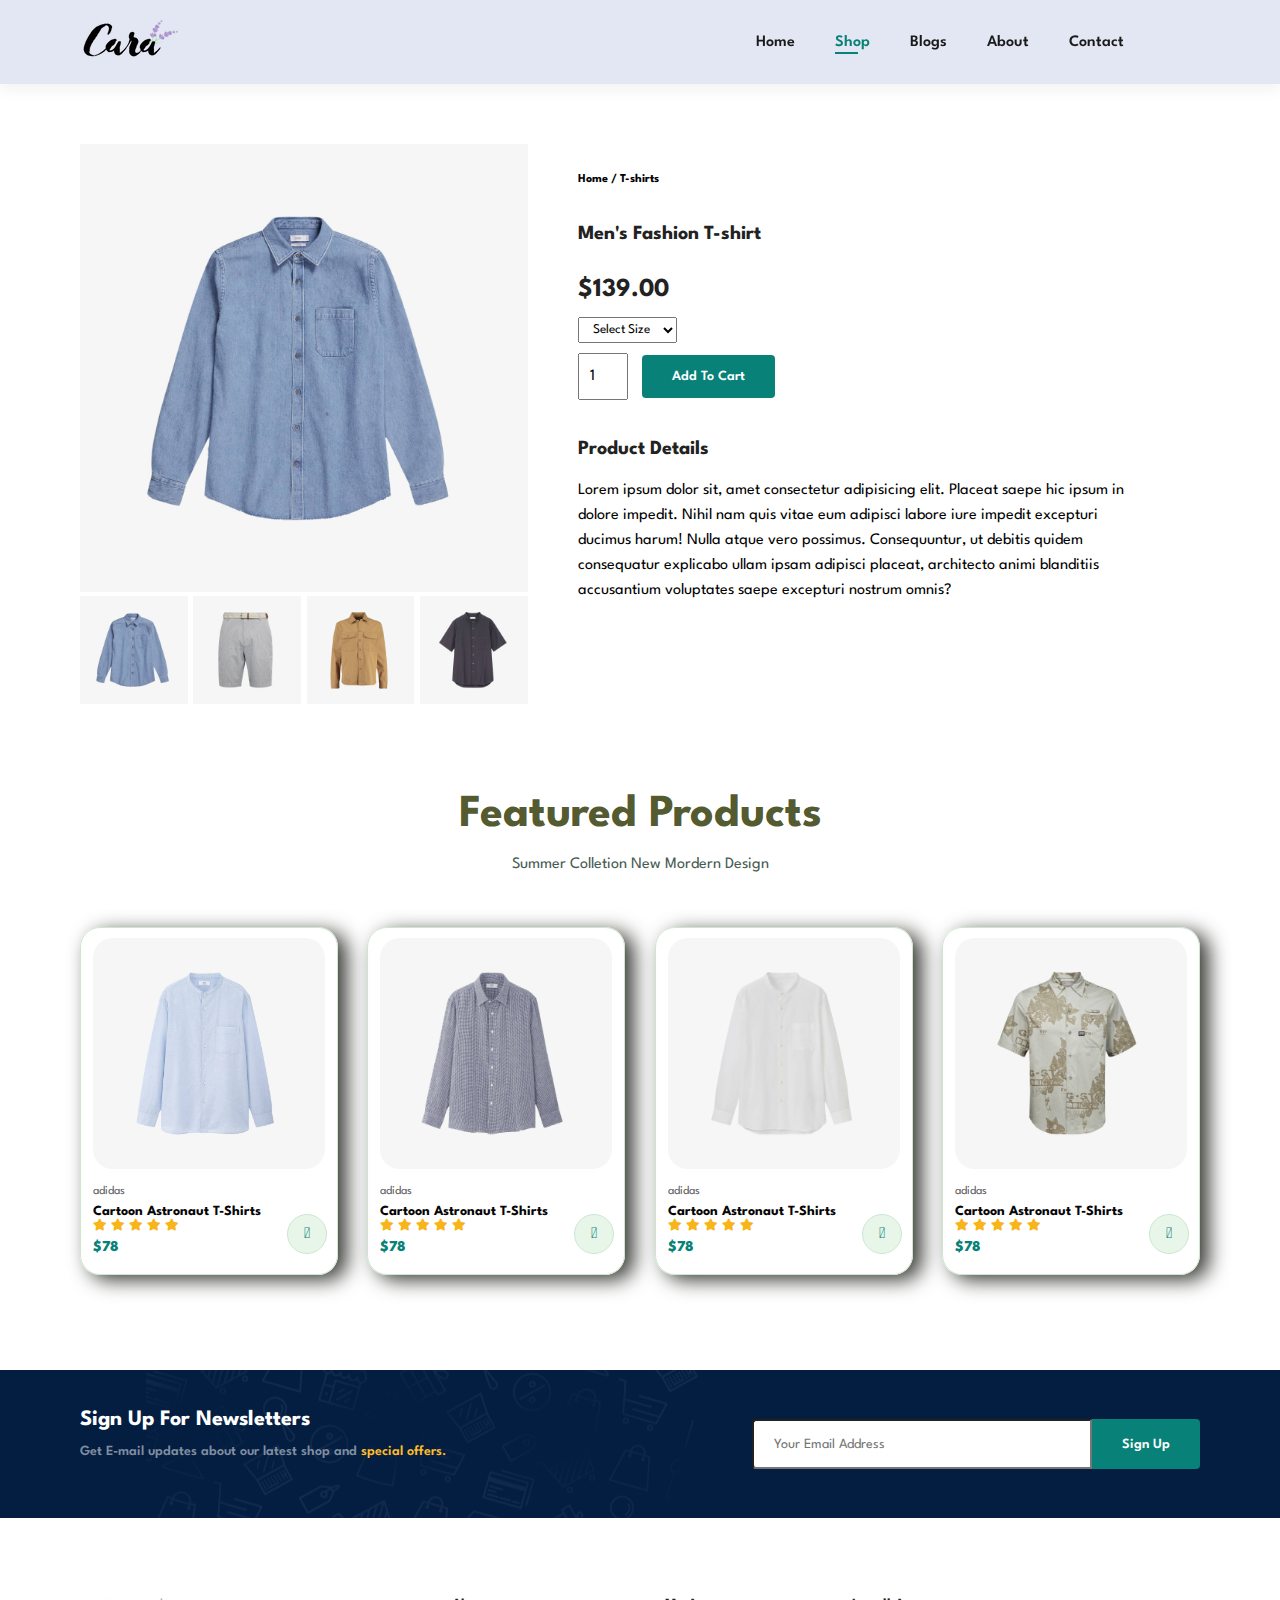
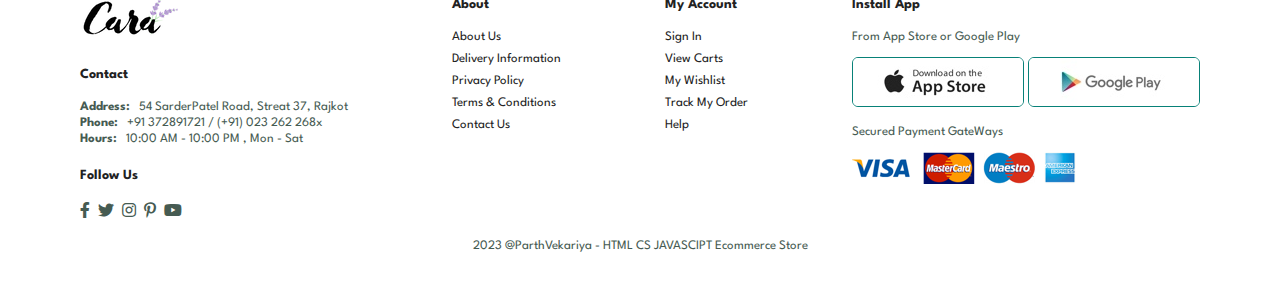
<file: sproduct4.html>
<!DOCTYPE html>
<html lang="en">
<head>
    <meta charset="UTF-8">
    <meta http-equiv="X-UA-Compatible" content="IE=edge">
    <meta name="viewport" content="width=device-width, initial-scale=1.0">
    <title>Ecommerce WebStore</title>
    <link rel="stylesheet" href="style.css">
    <link rel="stylesheet" href="https://pro.fontawesome.com/releases/v5.10.0/css/all.css" />
</head>
<body>
    
<!-- navbar start -->
    <section id="header">
        <a href="#"><img src="./img/logo.png" class="logo" alt=""></a>
        <div>
            <ul id="navbar">
                <li><a href="index.html">Home</a></li>
                <li><a href="shop.html" class="active">Shop</a></li>
                <li><a href="blog.html">Blogs</a></li>
                <li><a href="about.html">About</a></li>
                <li><a href="contact.html">Contact</a></li>
                <li id="lg-bag"><a href="cart.html"><i class="far fa-shopping-bag"></i></a></li>
                <a href="#" id="close"><i class="far fa-times"></i></a>
            </ul>
        </div>
        <div id="mobile">
            <a href="cart.html"><i class="far fa-shopping-bag"></i></a>
            <i id="bar" class="fas fa-outdent"></i>
        </div>
    </section>
<!-- navbar end -->

    <section id="prodetail" class="section-p1">
        <div class="single-pro-image">
            <img src="img/products/n5.jpg" width="100%" id="mainimg" alt="">
            <div class="small-img-group">
                <div class="small-img-col">
                    <img src="img/products/n5.jpg" width="100%" class="small-img" alt="">
                </div>
                <div class="small-img-col">
                    <img src="img/products/n6.jpg" width="100%" class="small-img" alt="">
                </div>
                <div class="small-img-col">
                    <img src="img/products/n7.jpg" width="100%" class="small-img" alt="">
                </div>
                <div class="small-img-col">
                    <img src="img/products/n8.jpg" width="100%" class="small-img" alt="">
                </div>
            </div>
        </div>
        <div class="single-pro-detail">
            <h6>Home / T-shirts</h6>
            <h4>Men's Fashion T-shirt</h4>
            <h2>$139.00</h2>
            <select>
                <option>Select Size</option>
                <option>XL</option>
                <option>XXL</option>
                <option>Small</option>
                <option>Large</option>
            </select>
            <input type="number" value="1">
            <button class="normal">Add To Cart</button>
            <h4>Product Details</h4>
            <span>Lorem ipsum dolor sit, amet consectetur adipisicing elit. Placeat saepe hic ipsum in dolore impedit. Nihil nam quis vitae eum adipisci labore iure impedit excepturi ducimus harum! Nulla atque vero possimus. Consequuntur, ut debitis quidem consequatur explicabo ullam ipsam adipisci placeat, architecto animi blanditiis accusantium voluptates saepe excepturi nostrum omnis?</span>
        </div>
    </section>

    <section id="product1" class="section-p1">
        <h2>Featured Products</h2>
        <p>Summer Colletion New Mordern Design</p>
        <div class="pro-container">
            <div class="pro">
                <img src="img/products/n1.jpg" alt="">
                <div class="des">
                    <span>adidas</span>
                    <h5>Cartoon Astronaut T-Shirts</h5>
                    <div class="star">
                        <i class="fas fa-star"></i>
                        <i class="fas fa-star"></i>
                        <i class="fas fa-star"></i>
                        <i class="fas fa-star"></i>
                        <i class="fas fa-star"></i>
                    </div>
                    <h4>$78</h4>
                </div>
                <a href="#"><i class="fal fa-shopping-cart cart"></i></a>
            </div>
            <div class="pro">
                <img src="img/products/n2.jpg" alt="">
                <div class="des">
                    <span>adidas</span>
                    <h5>Cartoon Astronaut T-Shirts</h5>
                    <div class="star">
                        <i class="fas fa-star"></i>
                        <i class="fas fa-star"></i>
                        <i class="fas fa-star"></i>
                        <i class="fas fa-star"></i>
                        <i class="fas fa-star"></i>
                    </div>
                    <h4>$78</h4>
                </div>
                <a href="#"><i class="fal fa-shopping-cart cart"></i></a>
            </div>
            <div class="pro">
                <img src="img/products/n3.jpg" alt="">
                <div class="des">
                    <span>adidas</span>
                    <h5>Cartoon Astronaut T-Shirts</h5>
                    <div class="star">
                        <i class="fas fa-star"></i>
                        <i class="fas fa-star"></i>
                        <i class="fas fa-star"></i>
                        <i class="fas fa-star"></i>
                        <i class="fas fa-star"></i>
                    </div>
                    <h4>$78</h4>
                </div>
                <a href="#"><i class="fal fa-shopping-cart cart"></i></a>
            </div>
            <div class="pro">
                <img src="img/products/n4.jpg" alt="">
                <div class="des">
                    <span>adidas</span>
                    <h5>Cartoon Astronaut T-Shirts</h5>
                    <div class="star">
                        <i class="fas fa-star"></i>
                        <i class="fas fa-star"></i>
                        <i class="fas fa-star"></i>
                        <i class="fas fa-star"></i>
                        <i class="fas fa-star"></i>
                    </div>
                    <h4>$78</h4>
                </div>
                <a href="#"><i class="fal fa-shopping-cart cart"></i></a>
            </div>
        </div>
    </section>

    <section id="newsletter" class="section-p1 section-m1">
        <div class="newstext">
            <h4>Sign Up For Newsletters</h4>
            <p>Get E-mail updates about our latest shop and <span>special offers.</span></p>
        </div>
        <div class="form">
            <input type="text" placeholder="Your Email Address">
            <button class="normal">Sign Up</button>
        </div>
    </section>

    <footer class="section-p1">
        <div class="col">
            <img class="logo" src="img/logo.png" alt="">
            <h4>Contact</h4>
            <p><strong>Address: </strong>&nbsp; 54 SarderPatel Road, Streat 37, Rajkot</p>
            <p><strong>Phone: </strong>&nbsp; +91 372891721 / (+91) 023 262 268x</p>
            <p><strong>Hours: </strong>&nbsp; 10:00 AM - 10:00 PM , Mon - Sat</p>
            <div class="follow">
                <h4>Follow Us</h4>
                <div class="icon">
                    <i class="fab fa-facebook-f"></i>
                    <i class="fab fa-twitter"></i>
                    <i class="fab fa-instagram"></i>
                    <i class="fab fa-pinterest-p"></i>
                    <i class="fab fa-youtube"></i>
                </div>
            </div>
        </div>
        <div class="col">
            <h4>About</h4>
            <a href="#">About Us</a>
            <a href="#">Delivery Information</a>
            <a href="#">Privacy Policy</a>
            <a href="#">Terms & Conditions</a>
            <a href="#">Contact Us</a>
        </div>
        <div class="col">
            <h4>My Account</h4>
            <a href="#">Sign In</a>
            <a href="#">View Carts</a>
            <a href="#">My Wishlist</a>
            <a href="#">Track My Order</a>
            <a href="#">Help</a>
        </div>
        <div class="col install">
            <h4>Install App</h4>
            <p>From App Store or Google Play</p>
            <div class="row">
                <img src="img/pay/app.jpg" alt="">
                <img src="img/pay/play.jpg" alt="">
            </div>
            <p>Secured Payment GateWays</p>
            <img src="img/pay/pay.png" alt="">
        </div>
        <div class="copyrite">
            <p>2023 @ParthVekariya - HTML CS JAVASCIPT Ecommerce Store</p>
        </div>
    </footer>

    <script>
        // silder
        var mainimg = document.getElementById("mainimg");
        var smallimg = document.getElementsByClassName("small-img");
    
        smallimg[0].onclick = function(){
            mainimg.src = smallimg[0].src;
        }
        
        smallimg[1].onclick = function(){
            mainimg.src = smallimg[1].src;
        }

        smallimg[2].onclick = function(){
            mainimg.src = smallimg[2].src;
        }
        
        smallimg[3].onclick = function(){
            mainimg.src = smallimg[3].src;
        }
    </script>

    <script src="script.js"></script>
</body>
</html>
</file>
<file: style.css>
@import url("https://fonts.googleapis.com/css2?family=Spartan:wght@100;200;300;400;500;600;700;800;900&display=swap");

*{
    margin: 0;
    padding: 0;
    box-sizing: border-box;
    font-family: 'Spartan', sans-serif;
}

html {
    scroll-behavior: smooth;
  }
  
  /* Global Styles */
  
  h1 {
    font-size: 50px;
    line-height: 64px;
    color: #222;
  }
  
  h2 {
    font-size: 46px;
    line-height: 54px;
    color: #222;
  }
  
  h4 {
    font-size: 20px;
    color: #222;
  }
  
  h6 {
    font-weight: 700;
    font-size: 12px;
  }
  
  p {
    font-size: 16px;
    color: #465b52;
    margin: 15px 0 20px 0;
  }
  
  .section-p1 {
    padding: 40px 80px;
  }
  
  .section-m1 {
    margin: 40px 0;
  }

  button.normal{
    font-size: 14px;
    font-weight: 600;
    padding: 15px 30px;
    color: black;
    background-color: white;
    border-radius: 4px;
    cursor: pointer;
    border: none;
    outline: none;
    transition: 0.2s;
  }
  
  button.white{
    font-size: 13px;
    font-weight: 600;
    padding: 11px 18px;
    color: white;
    background-color: transparent;
    cursor: pointer;
    border: 1px solid white;
    outline: none;
    transition: 0.2s;
  }

  body {
    width: 100%;
  }
  

 /* header page */
 #header{
    display: flex;
    align-items: center;
    justify-content: space-between;
    padding: 20px 80px;
    background: #E3E6F3;
    box-shadow: 0 5px 15px rgba(0, 0, 0, 0.06);
    z-index: 999;
    position: sticky;
    top: 0;
    left: 0;
 }

 #navbar{
    display: flex;
    align-items: center;
    justify-content: center;
 }

 #navbar li{
    list-style: none;
    padding: 0 20px;
    position: relative;
 }

 #navbar li a {
    text-decoration: none;
    font-size: 16px;
    font-weight: 600;
    color: #1a1a1a;
    transition: 0.3s ease;
 }

 #navbar li a:hover,
 #navbar li a.active{
    color: #088174;
 }

 #navbar li a.active::after,
 #navbar li a:hover::after{
    content: "";
    width: 30%;
    height: 2px;
    background: #088178;
    position: absolute;
    bottom: -4px;
    left: 20px;
 }

 #mobile{
  display: none;
  align-items: center;
 }

 #close{
  display: none;
 }


 /* Home apge */
 #hero{
  background-image: url("img/hero4.png");
  height: 90vh;
  width: 100%;
  background-size: cover;
  background-position: top 25% right 0;
  padding: 0 80px;
  display: flex;
  flex-direction: column;
  align-items: flex-start;
  justify-content: center;
 }

 #hero h4{
  padding-bottom: 15px;
  color: #363d0ade;
 }

 #hero h2{
  color: #363d0ade;
 }
 
 #hero h1{
  color: #11d6a8ef;
 }

 #hero button{
  background-image: url("img/button.png");
  background-color: transparent;
  color: #000000;
  border: 0;
  padding: 15px 80px 14px 65px;
  cursor: pointer;
  background-repeat: no-repeat;
  font-weight: 700;
  font-size: 15px;
 }
 #feature{
  display: flex;
  align-items: center;
  justify-content: space-between;
  flex-wrap: wrap;
  transition: all 0.3s linear 0s;
  box-shadow: 1px 1px 10px rgb(0, 0, 0);
 }

 #feature .fe-box{
  width: 180px;
  text-align: center;
  padding: 25px 15px;     
  box-shadow: 20px 20px 34px rgba(0, 0, 0, 0.03);
  border: 1px solid #cce7d0;
  border-radius: 4px;
  margin: 15px 0;
 }

 #feature .fe-box:hover{
  box-shadow: 10px 10px 54px rgba(70, 62, 221, 0.1);
 }

 #feature .fe-box img{
  width: 100%;
  margin-bottom: 10px;
  transition: all 0.6s linear 0s;
 }

 #feature .fe-box h6{
  display: inline-block;
  padding: 9px 8px 6px 8px;
  line-height: 1;
  border-radius: 4px;
  color: #088178;
  background-color: #fddde4;
 }

 #feature .fe-box:nth-child(2) h6{
  background-color: #cdebbc;
 }
 
 #feature .fe-box:nth-child(3) h6{
  background-color: #d1e8f2;
 }
 
 #feature .fe-box:nth-child(4) h6{
  background-color: #cdd4f8;
 }
 
 #feature .fe-box:nth-child(5) h6{
  background-color: #f6dbf6;
 }
 
 #feature .fe-box:nth-child(6) h6{
  background-color: #fff2e5;
 }


 /* product  */
 #product1{
  text-align: center;
 }

 #product1 .pro-container{
  display: flex;
  justify-content: space-between;
  padding-top: 20px;
  flex-wrap: wrap ;
 }

 #product1 h2{
  color: #363d0ade;
 }

 #product1 .pro{
  width: 23%; 
  min-width: 250px;
  padding: 10px 12px;
  border: 1px solid #cce7d0;
  border-radius: 20px;
  cursor: pointer;
  box-shadow: 9px 5px 20px rgb(58, 59, 54);
  margin: 15px 0;
  transition: all 0.3s linear 0s;
  position: relative;
 }

 #product1 .pro:hover{
  box-shadow: 15px 17px 18px rgba(0, 0, 0, 0.807);
  transform: scale(1.1); 
 }  

 #product1 .pro img{
  width: 100%;
  border-radius: 20px;
 }

 #product1 .pro .des{
  text-align: start;
  padding: 10px 0;
 }

 #product1 .pro .des span{
  color: #606063;
  font-size: 12px;
 }

 #product1 .pro .des h5{
  padding-top: 7px;
  color: #060606;
  font-size: 14px;
 }

 #product1 .pro .des i{
  font-size: 12px;
  color: rgb(247, 181, 25);
 }

 #product1 .pro .des h4{
  padding-top: 7px;
  font-size: 15px;
  font-weight: 800;
  color: #088178;
 }

 #product1 .pro .cart{
  width: 40px;
  height: 40px;
  line-height: 40px;
  border-radius: 50px;
  background-color: #e8f6ea;
  font-weight: 500;
  border: 1px solid #cce7d0;
  color: #088178;
  position: absolute;
  bottom: 20px;
  right: 10px;
 }

 /* banner */
 #banner {
  display: flex;
  flex-direction: column;
  justify-content: center;
  align-items: center;
  text-align: center;
  background-image: url("img/banner/b2.jpg");
  width: 100%;
  height: 40vh;
  background-size: cover;
  background-position: center;
 }

 #banner h4{
  color: white;
  font-size: 14px;
 }

 #banner h2{
  color: white;
  font-size: 30px;
  padding: 10px 0;
 }
 
 #banner h2 span{
  color: #998bdc;
 }
 
 #banner button:hover{
  background-color: #088178;
  color: #fff;
 }

 /* section sm-banner */
 
 #sm-banner{
  display: flex;
  justify-content: space-between;
  flex-wrap: wrap;
 }
 
 #sm-banner .banner-box{
  display: flex;
  flex-direction: column;
  justify-content: center;
  align-items: flex-start;
  background-image: url("img/banner/b17.jpg");
  min-width: 580px;
  height: 50vh;
  background-size: cover;
  background-position: center;
  padding: 30px;
 }
 
 #sm-banner .banner-box2{
  background-image: url("img/banner/b10.jpg");
 }

 #sm-banner .banner-box h4{
  color: white;
  font-size: 20px;
  font-weight: 300;
 }
 
 #sm-banner .banner-box h2{
  color: white;
  font-size: 28px;
  font-weight: 800;
 }

 #sm-banner .banner-box span{
  color: white;
  font-size: 14px;
  font-weight: 500;
  padding-bottom: 15px;
 }

 #sm-banner .banner-box:hover button{
  background-color: #088178;
  border: 1px solid #088178;
 }

 /* banner 3 */

 #banner3 {
  display: flex;
  justify-content: space-between;
  flex-wrap: wrap;
  padding: 0 80px;
 }
 
 #banner3 .banner-box{
  display: flex;
  flex-direction: column;
  justify-content: center;
  align-items: flex-start;
  background-image: url("img/banner/b7.jpg");
  min-width: 30%;
  height: 30vh;
  background-size: cover;
  background-position: center;
  padding: 20px;
  margin-bottom: 20px;
 }
 
 #banner3 .banner-box2{
  background-image: url("img/banner/b4.jpg");
 }
 
 #banner3 .banner-box3{
  background-image: url("img/banner/b18.jpg");
 }

 #banner3 h2{
  color: white;
  font-weight: 900;
  font-size: 22px;
 }
 
 #banner3 h3{
  color: #ec544e;
  font-weight: 800;
  font-size: 15px;
 }

 /* newsletter */
 #newsletter{
  display: flex;
  justify-content: space-between;
  flex-wrap: wrap;
  align-items: center;
  background-image: url("img/banner/b14.png");
  background-repeat: no-repeat;
  background-position: 20% 30%;
  background-color: #041e42;
 }

 #newsletter h4{
  font-size: 22px;
  font-weight: 700;
  color: white;
 }

 #newsletter p{
  font-size: 14px;
  font-weight: 600;
  color: #818ea0;
 }

 #newsletter p span{
  color: #ffbd27;
 }

 #newsletter .form{
  display: flex;
  width: 40%;
 }
 
 #newsletter input{
  height: 3.125rem;
  padding: 0 1.25rem;
  font-size: 14px;
  width: 80%;
  border: 1px soild transparent;
  border-radius: 4px;
  outline: none;
  border-top-right-radius: 0;
  border-bottom-right-radius: 0;
 }

 #newsletter button{
  background-color: #088178;
  color: white;
  white-space: nowrap;
  border-top-left-radius: 0;
  border-bottom-left-radius: 0;
 }


 /* footer */
 footer{
  display: flex;
  flex-wrap: wrap;
  justify-content: space-between;
 }

 footer .col{
  display: flex;
  flex-direction: column;
  align-items: flex-start;
  margin-bottom: 20px;
 }

 footer .logo{
  margin-bottom: 30px;
 }

 footer h4{
  font-size: 14px;
  padding-bottom: 20px;
 }
 
 footer p{
  font-size: 13px;
  margin: 0 0 4px 0;
 }
 
 footer a{
  font-size: 13px;
  text-decoration: none;
  color: #222;
  margin-bottom: 10px;
 }

 footer .follow {
  margin-top: 20px;
 }

 footer .follow i{
  color: #465b52;
  padding-right: 4px;
  cursor: pointer;
 }

 footer .install .row img{
  border: 1px solid #088178;
  border-radius: 6px;
 }

 footer .install img{
  margin: 10px 0 15px 0;
 }

 footer .follow i:hover,
 footer a:hover{
  color: #088178;
 }

 footer .copyrite{
  width: 100%;
  text-align: center;
 }

 /* ******************************************* shop page  *********************************** */
#page-header{
  background-image: url("img/banner/b1.jpg");
  width: 100%;
  height: 40vh;
  background-size: cover;
  display: flex;
  justify-content: center;
  text-align: center;
  flex-direction: column;
  padding: 14px;
}

#page-header h2,
#page-header p{
  color: white;
}

#pagination{
  text-align: center;
}

#pagination a{
  text-decoration: none;
  background-color: #088178;
  padding: 15px 20px;
  border-radius: 4px;
  color: white;
  font-weight: 600;
}

#pagination a i{
  font-size: 16px;
  font-weight: 600;
}


  /********************************** single product details ******************************** */
#prodetail{
  display: flex;
  margin-top: 20px;
}

#prodetail .single-pro-image{
  width: 40%;
  margin-right: 50px;
}

.small-img-group{
  display: flex;
  justify-content: space-between;
}

.small-img-col{
  flex-basis: 24%;
  cursor: pointer;
}

#prodetail .single-pro-detail {
  width: 50%;
  padding-top: 30px;
}

#prodetail .single-pro-detail h4{
  padding: 40px 0 20px 0;
}

#prodetail .single-pro-detail h2{
  font-size: 26px;
}

#prodetail .single-pro-detail select{
  display: block;
  padding: 5px 10px;
  margin-bottom: 10px;
}

#prodetail .single-pro-detail input{
  width: 50px;
  height: 47px;
  padding-left: 10px;
  font-size: 16px;
  margin-right: 10px;
}

#prodetail .single-pro-detail input:focus{
  outline: none;
}

#prodetail .single-pro-detail button{
  background-color: #088178;
  color: white;
}

#prodetail .single-pro-detail span{
  line-height: 25px;
}


  /********************************** Blogs Page ******************************** */
#page-header.blog-header {
  background-image: url("img/banner/b19.jpg");
}
#blog{
  padding: 150px 150px 0 150px;
}
#blog .blog-box{
  display: flex;
  align-items: center;
  width: 100%;
  padding-bottom: 90px;
  position: relative;
}
#blog .blog-img{
  width: 50%;
  margin-right: 40px;
}
#blog img{
  width: 100%;
  height: 300px;
  object-fit: cover;
}
#blog .blog-detail{
  width: 50%;
}
#blog .blog-detail a{
  text-decoration: none;
  transition: 0.3s;
  font-size: 11px;
  position: relative;
  color: black;
  font-weight: 800;
}
#blog .blog-detail a::after{
  content: "";
  width: 50px;
  height: 1px;
  background-color: black;
  position: absolute;
  top: 4px;
  right: -60px;
}
#blog .blog-detail a:hover{
  color: #088178;
}
#blog .blog-detail a:hover::after{
  background-color: #088178;
}
#blog .blog-box h1{
  position: absolute;
  top: -40px;
  left: 0;
  font-size: 70px;
  font-weight: 700;
  color: #c9cbce;
  z-index: -9;
}

 /************************************ About Page ******************************* */
#page-header.about-header {
  background-image: url("img/about/banner.png");
}
#about-head{
  display: flex;
  align-items: center;
}
#about-head img{
  width: 50%;
  height: auto;
}
#about-head div{
  padding-left: 40px;
}
#about-app{
  text-align: center;
}
#about-app .video {
  width: 70%;
  height: 100%;
  margin: 30px auto 0 auto;
}
#about-app .video video{
  width: 100%;
  height: 100%;
  border-radius: 20px;
}



/************************************ contact page ******************************* */
#contact-detail {
  display: flex;
  align-items: center;
  justify-content: space-between;
}
#contact-detail .detail{
  width: 40%;
}
#contact-detail .detail span,
#form-detail form span{
  font-size: 12px;
}
#contact-detail .detail h2,
#form-detail form h2{
  font-size: 26px;
  line-height: 35px;
  padding: 20px 0 ;
}
#contact-detail .detail h3{
  font-size: 16px;
  padding-bottom: 15px;
}
#contact-detail .detail li{
  list-style: none;
  display: flex;
  padding: 10px 0;
}
#contact-detail .detail li i{
  font-size: 14px;
  padding-right: 22px;
}
#contact-detail .detail li p{
  margin: 0;
  font-size: 14px;
}
#contact-detail .map{
  height: 400px;
  width: 55%;
}
#contact-detail .map iframe{
  width: 100%;
  height: 100%;
}
#form-detail form{
  width: 65%;
  display: flex;
  flex-direction: column;
  align-items: flex-start;
}
#form-detail form input,
#form-detail form textarea{
  width: 100%; 
  padding: 12px 15px;
  outline: none;
  margin-bottom: 20px;
  border: 1px solid #088178;
}
#form-detail form button{
  background-color:#088178 ;
  color: white;
}



 /************************************ cart ******************************* */
#cart{
  overflow: auto;
 }
#cart table{
  width: 100%;
  border-collapse: collapse;
  table-layout: fixed;
  white-space: nowrap;
}
#cart table img{
  width: 70px;
}
#cart table td:nth-child(1) {
  width: 100px;
  text-align: center;
}
#cart table td:nth-child(2) {
  width: 150px;
  text-align: center;
}
#cart table td:nth-child(3) {
  width: 250px;
  text-align: center;
}
#cart table td:nth-child(4) ,
#cart table td:nth-child(5) ,
#cart table td:nth-child(6) {
  width: 150px;
  text-align: center;
}
#cart table td:nth-child(5) input{
  width: 70px;
  padding: 10px 5px 10px 15px;
}
#cart table thead{
  border: 1px solid #e2e9e1;
  border-left: none;
  border-right: none;
}
#cart table thead td{
  font-weight: 700;
  text-transform: uppercase;
  font-size: 13px;
  padding: 18px 0;
}
#cart table tbody tr td{
  padding-top: 15px;
}
#cart table tbody td{
  font-size: 13px;
}
#cart-add{
  display: flex;
  flex-wrap: wrap;
  justify-content: space-between;
}
#coupan{
  width: 50%;
  margin-bottom: 30px;
}
#coupan h3,
#subtotal h3{
  padding-bottom: 15px;
}
#coupan input{
  padding: 10px 20px;
  outline: none;
  width: 60%;
  margin-right: 10px;
  border: 1px soild #e2e9e1;
}
#coupan button,
#subtotal button{
  background-color: #088178;
  color: white;
  padding: 12px 20px;
}
#subtotal{
  width: 50%;
  margin-bottom: 30px;
  border: 1px solid #e2e9e2;
  padding: 30px;
}
#subtotal table{
  border-collapse: collapse;
  width: 100%;
  margin-bottom: 20px;
}
#subtotal table td{
  width: 50%;
  border: 1px solid #e2e9e1;
  padding: 10px;
  font-size: 13px;
}



 /************************************ media query resopnsive ******************************* */
 @media (max-width:799px) {
    .section-p1 {
      padding: 40px 40px;
    }
    #navbar {
      display: flex;
      flex-direction: column;
      align-items: flex-start;
      justify-content: flex-start;
      position: fixed;
      top: 0;
      right: -300px;
      height: 100vh;
      width: 300px;
      background-color: #E3E6F3;
      box-shadow: 0 40px 60px rgba(0, 0, 0, 0.03);
      padding: 80px 0 0 10px;
      transition: 0.3s;
    }
    #navbar.active{
      right: 0px;
    }
    #navbar li{
      margin-bottom: 25px;
    }
    #mobile{
      display: flex;
      align-items: center;
    }
    #mobile i{
      color: #1a1a1a;
      font-size: 24px;
      cursor: pointer;
      margin-left: 20px;
    }
    #close{
      display: initial;
      position: absolute;
      top: 30px;
      left: 30px;
      color: #222;
      font-size: 24px;
    }
    #lg-bag{
      display: none;
    }

    #hero {
      height: 70vh;
      padding: 0 80px;
      background-position: top 30% right 30%;
    }

    #feature {
      justify-content: center;
    }
    #feature .fe-box {
      margin: 15px 15px;
   }

   #product1 .pro-container {
    justify-content: center;
   }
   #product1 .pro {
    margin: 15px;
   }

   #banner {
    height: 20vh;
   }
 
   #sm-banner .banner-box {
    min-width: 100%;
    height: 30vh;
   }

   #banner3 {
    padding: 0 40px;
   }
   #banner3 .banner-box {
    width: 28%;
   }

   #newsletter .form {
    width: 70%;
   }
 }
                                    /* mobile */
@media (max-width: 477px) {
  #header {
    padding: 10px 30px;
  }
  #hero {
    padding: 0 20px;
    background-position: 55%;
  }
  h2 {
    font-size: 32px;
  }
  h1{
    font-size: 40px;
  }
  .section-p1 {
    padding: 20px;
  }
  #feature .fe-box {
    width: 155px;
    margin: 0 0 15px 0;
  }
  #feature {
    justify-content: space-between;
  }
  #product1 .pro {
    width: 100%;
  }

  #banner {
    height: 40vh;
  }

  #sm-banner .banner-box {
    height: 40vh;
  }
  #sm-banner .banner-box2 {
    margin-top: 20px;
  }

  #banner3 {
    padding: 0 20px;
  }
  #banner3 .banner-box {
    width: 100%;
  }

  #newsletter .form {
    width: 100%;
  }
  #newsletter {
    padding: 14px 20px;
  }

  footer .copyrite {
    text-align: start;
}

        /* single page product */
#prodetail {
    display: flex;
    flex-direction: column;
}
#prodetail .single-pro-image {
  width: 100%;
}
#prodetail .single-pro-detail {
  width: 100%;
}

          /* Blog page  */
#blog {
    padding: 100px 20px 0 20px;
}
#blog .blog-box {
    display: flex;
    flex-direction: column;
    align-items: flex-start;
}
#blog .blog-img {
  width: 100%;
  margin-right: 0px;
  margin-bottom: 25px;
}
#blog .blog-detail {
  width: 100%;
}

              /* about page */
#about-head {
    flex-direction: column;
}
#about-head img {
  width: 100%;
  margin-bottom: 20px;
}
#about-head div {
  padding-left: 0px;
}
#about-app .video {
  width: 100%;
}

                  /* contact page */
#contact-detail {
    flex-direction: column;
}
#contact-detail .detail {
  width: 100%;
  margin-bottom: 30px;
}
#contact-detail .map {
  width: 100%;
}
#form-detail form {
  width: 100%;
}

                    /* cart page */
#cart-add {
    flex-direction: column;
}
#coupan {
  width: 100%;
}
#subtotal {
  width: 100%;
  padding: 20px;
}


}
</file>
